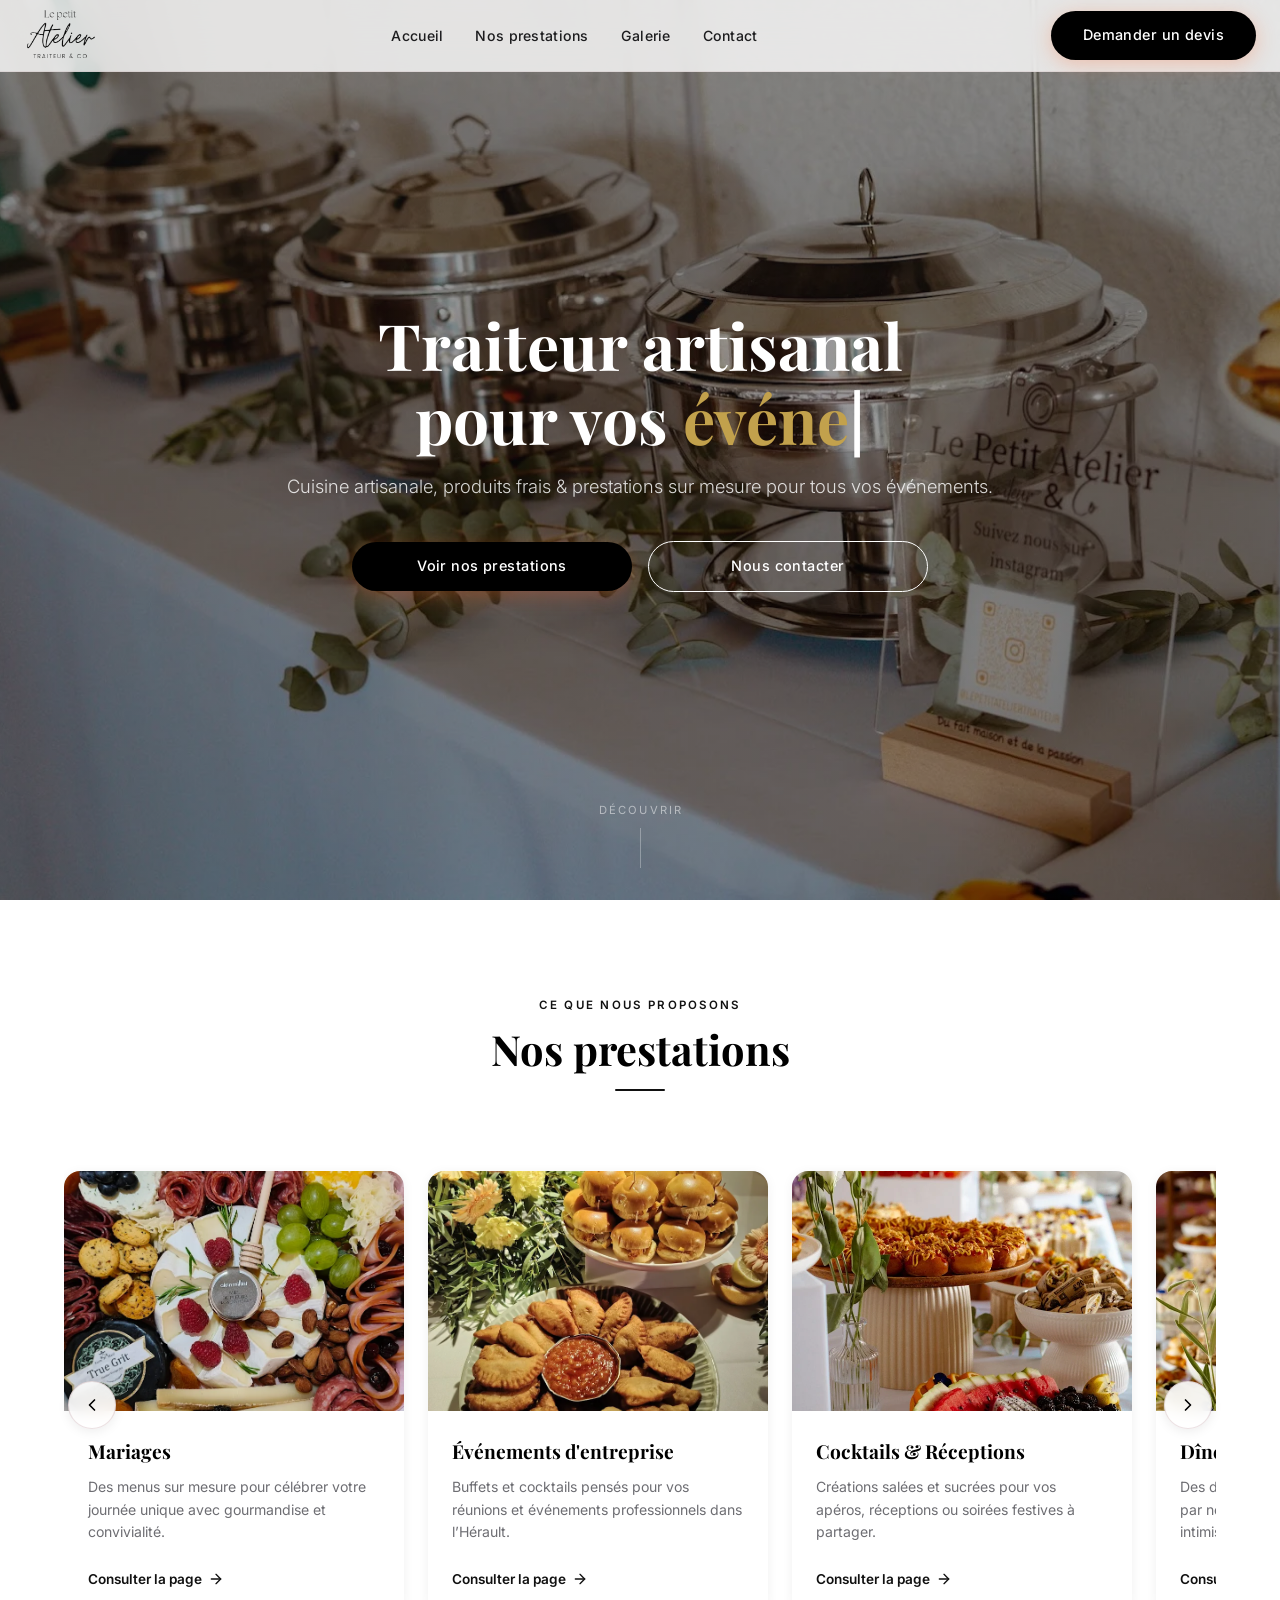
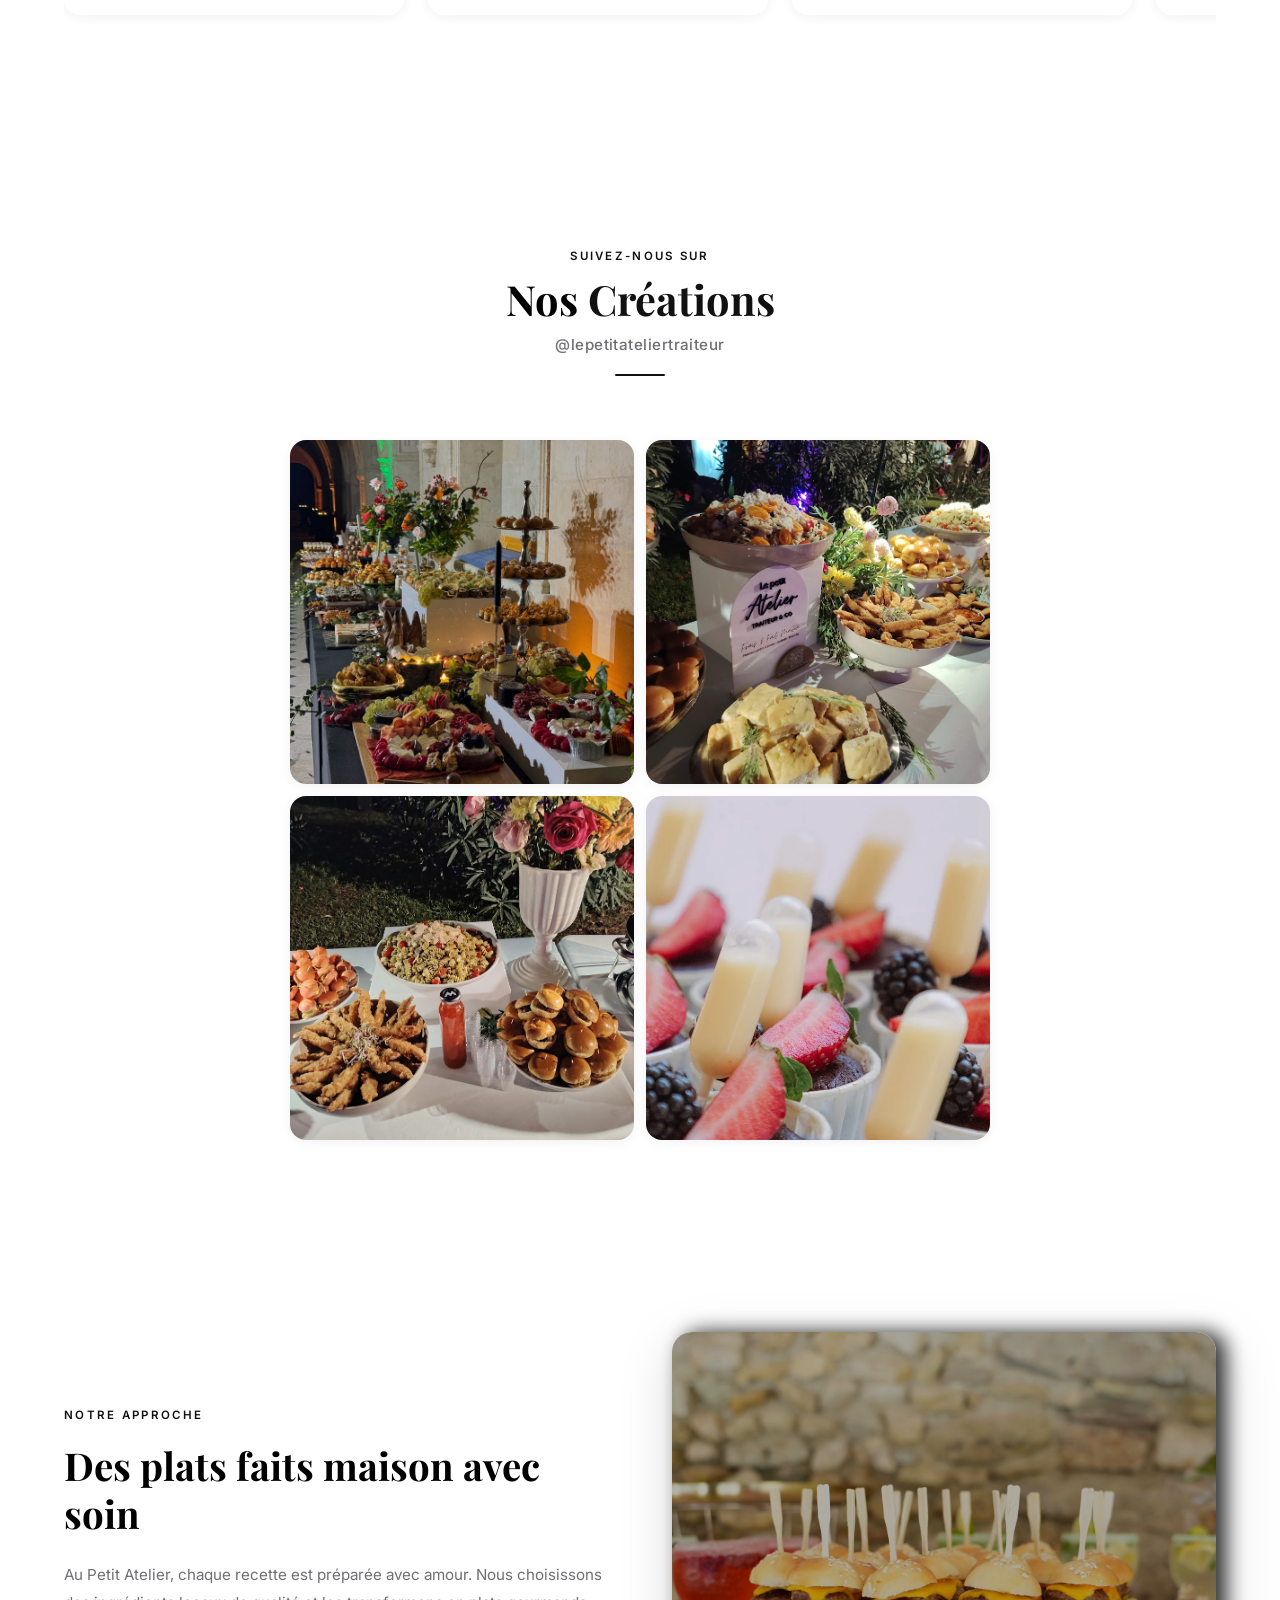
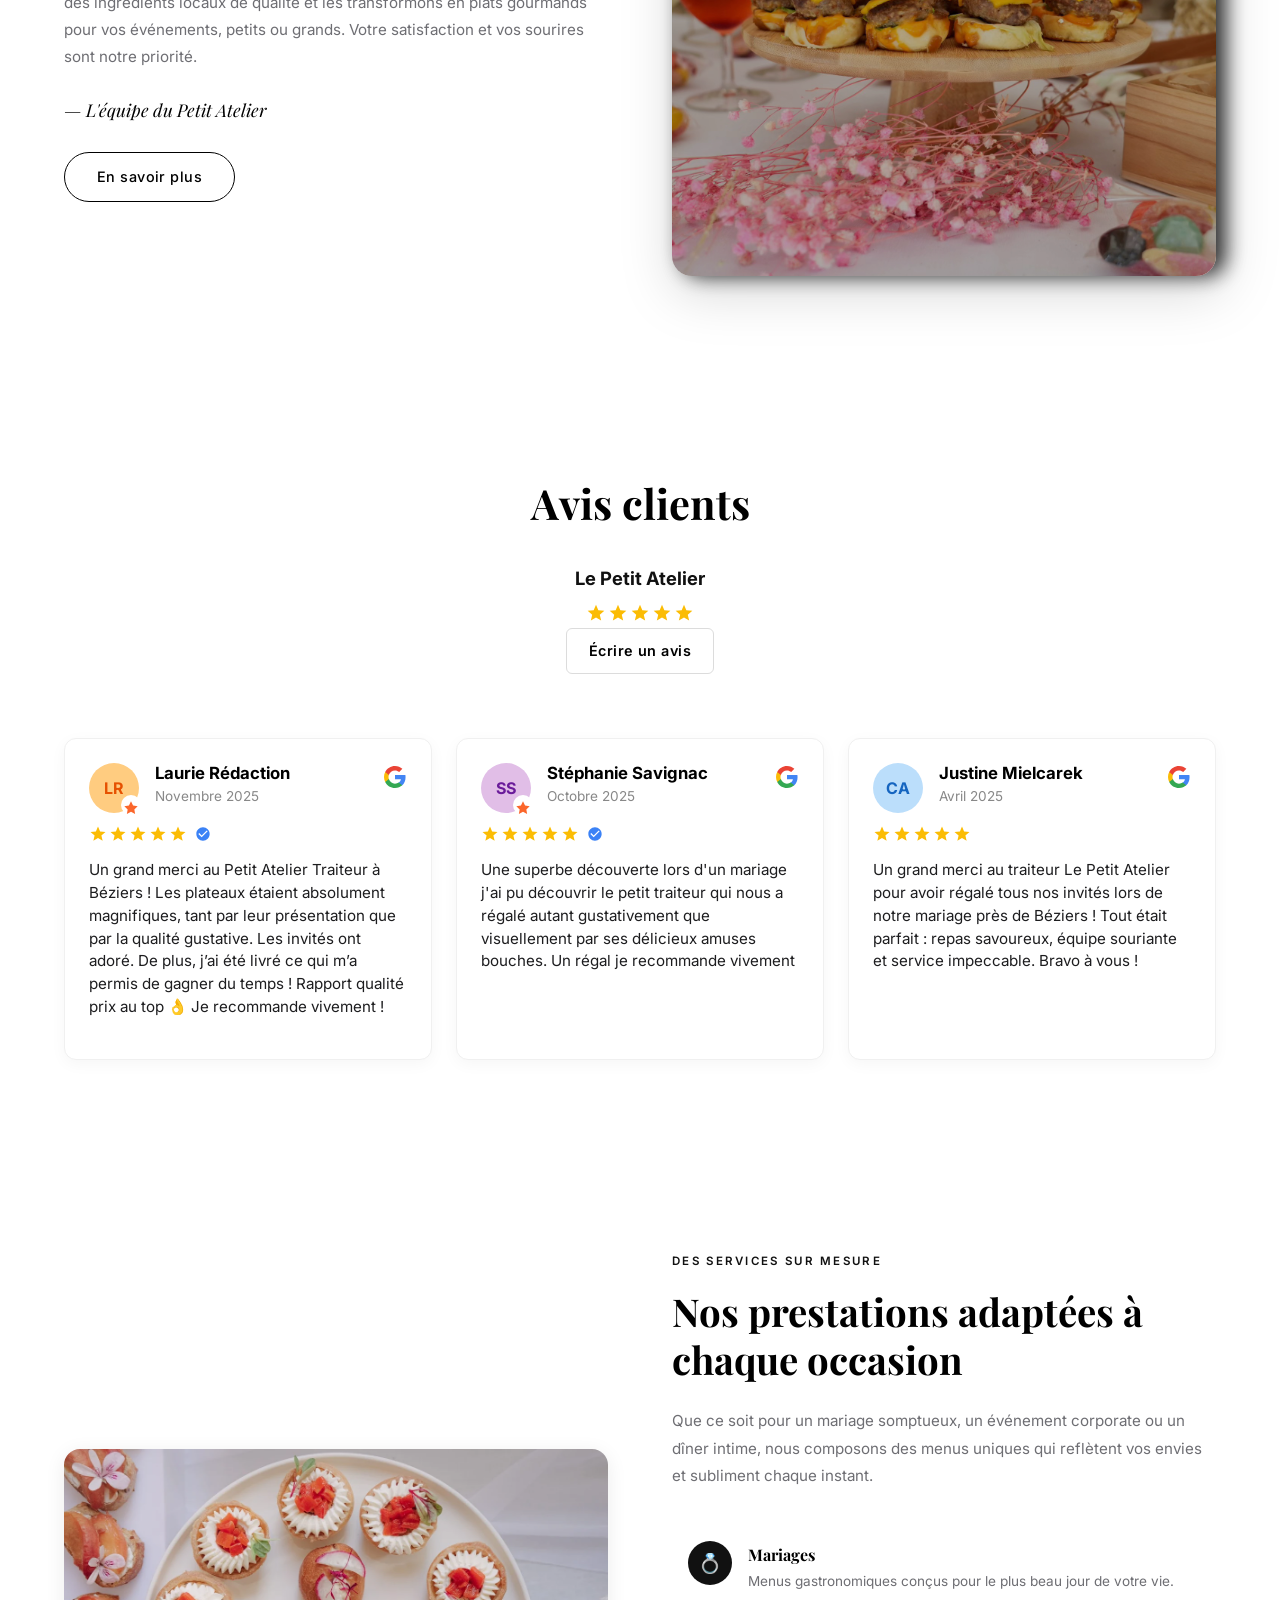
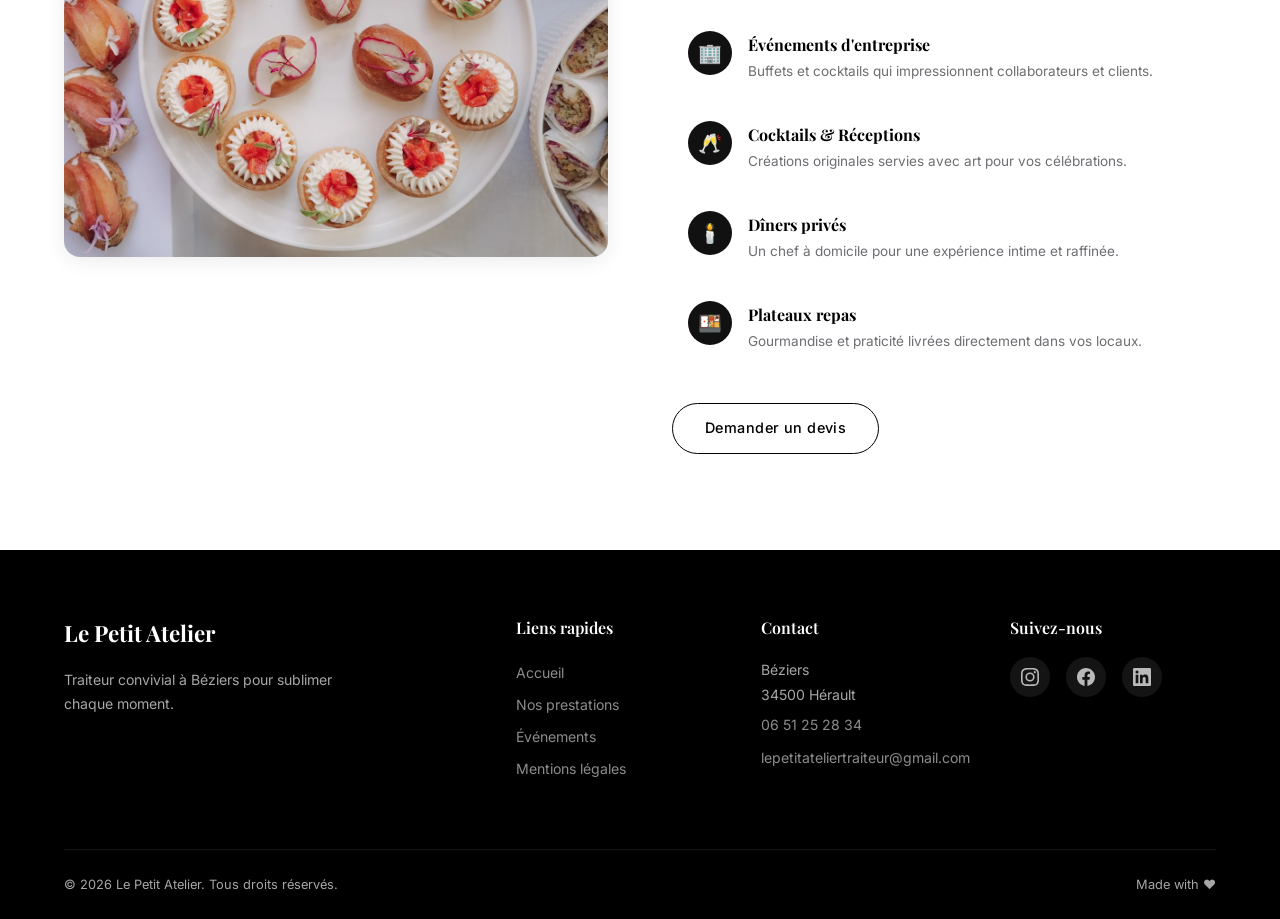
<file: index.html>
<!DOCTYPE html>
<html lang="fr">

<head>
  <meta charset="UTF-8">
  <meta name="viewport" content="width=device-width, initial-scale=1.0">

  <!-- SEO -->
  <title>Le Petit Atelier — Traiteur à Béziers</title>
<meta name="description"
  content="Le Petit Atelier, traiteur à Béziers. Événements, plateaux repas, buffets et créations artisanales pour particuliers et professionnels.">
  <meta name="theme-color" content="#600e1a">

  <!-- Google Fonts -->
  <link rel="preconnect" href="https://fonts.googleapis.com">
  <link rel="preconnect" href="https://fonts.gstatic.com" crossorigin>
  <link
    href="https://fonts.googleapis.com/css2?family=Inter:wght@300;400;500;600;700&family=Playfair+Display:ital,wght@0,400;0,600;0,700;1,400&display=swap"
    rel="stylesheet">

  <!-- Stylesheet -->
  <link rel="stylesheet" href="styles.css">
</head>

<body data-page="index">

  <!-- ═══════════════════════════════════════════════════════
       NAVBAR
       ═══════════════════════════════════════════════════════ -->
  <nav class="navbar" id="navbar">
    <div class="navbar__inner">

      <!-- Logo -->
       <a href="index.html" class="navbar__logo">
        <img src="assets/images/logo.png" alt="Le petit atelier" class="logo">        
       </a>
        

      <!-- Desktop Links -->
      <ul class="navbar__links">
        <li><a href="index.html" data-i18n="nav_accueil">Accueil</a></li>
        <li><a href="#prestations" data-i18n="nav_prestations">Nos prestations</a></li>
        <li><a href="galerie.html" data-i18n="nav_evenements">Galerie</a></li>
        <li><a href="contact.html" data-i18n="nav_contact">Contact</a></li>
      </ul>

      <!-- Right side: lang toggle + CTA -->
      <div class="navbar__right">

        <!-- CTA (desktop only) -->
        <a href="devis.html" class="btn btn--primary navbar__cta" data-i18n="nav_cta">Demander un devis</a>

        <!-- Hamburger (mobile) -->
        <button class="hamburger" id="hamburger" aria-label="Menu">
          <span></span>
          <span></span>
          <span></span>
        </button>
      </div>
    </div>
  </nav>

  <!-- Mobile menu overlay -->
  <div class="mobile-menu" id="mobileMenu">
    <a href="index.html" data-i18n="nav_accueil">Accueil</a>
    <a href="#prestations" data-i18n="nav_prestations">Nos prestations</a>
    <a href="galerie.html" data-i18n="nav_evenements">Galerie</a>
    <a href="contact.html" data-i18n="nav_contact">Contact</a>
    <a href="devis.html" class="btn btn--primary" data-i18n="nav_cta">Demander un devis</a>
  </div>


  <!-- ═══════════════════════════════════════════════════════
       HERO SECTION
       ═══════════════════════════════════════════════════════ -->
  <section class="hero" id="hero">
    <!-- Background image -->
    <div class="hero__bg">
      <img src="assets/images/hero.png" alt="Gastronomie haut de gamme" loading="eager">
    </div>

    <!-- Overlay -->
    <div class="hero__overlay"></div>

    <!-- Content -->
    <div class="hero__content">
      <h1 class="hero__title">
        <span data-i18n="hero_title_prefix">Traiteur artisanal<br>pour vos</span>
        <span class="typewriter"></span>
      </h1>

      <p class="hero__subtitle" data-i18n="hero_subtitle">
        Cuisine artisanale, produits frais & prestations sur mesure pour tous vos événements.
      </p>

      <div class="hero__buttons">
        <a href="#prestations" class="btn btn--primary" data-i18n="hero_btn1">Voir nos prestations</a>
        <a href="#" class="btn btn--outline" data-i18n="hero_btn2">Nous contacter</a>
      </div>
    </div>

    <!-- Scroll indicator -->
    <div class="hero__scroll">
      <span data-i18n="hero_scroll">Découvrir</span>
      <div class="hero__scroll-line"></div>
    </div>
  </section>


  <!-- ═══════════════════════════════════════════════════════
       PRESTATIONS — CARROUSEL
       ═══════════════════════════════════════════════════════ -->
  <section class="prestations" id="prestations">
    <div class="container">

      <div class="section-header reveal">
        <span class="section-header__label" data-i18n="prest_label">Ce que nous proposons</span>
        <h2 class="section-header__title" data-i18n="prest_title">Nos prestations</h2>
        <div class="section-header__line"></div>
      </div>

      <div class="carousel reveal">

        <!-- Navigation arrows (desktop) -->
        <button class="carousel__arrow carousel__arrow--left" id="carouselPrev" aria-label="Précédent">
          <svg viewBox="0 0 24 24" fill="none" stroke="currentColor" stroke-width="2" stroke-linecap="round"
            stroke-linejoin="round">
            <path d="m15 18-6-6 6-6" />
          </svg>
        </button>
        <button class="carousel__arrow carousel__arrow--right" id="carouselNext" aria-label="Suivant">
          <svg viewBox="0 0 24 24" fill="none" stroke="currentColor" stroke-width="2" stroke-linecap="round"
            stroke-linejoin="round">
            <path d="m9 18 6-6-6-6" />
          </svg>
        </button>

        <div class="carousel__track">

<!-- Card 1: Mariages -->
<article class="card">
  <div class="card__image">
    <img src="assets/images/card-mariages.png" alt="Traiteur mariage à Béziers" loading="lazy">
  </div>
  <div class="card__body">
    <h3 class="card__title" data-i18n="card1_title">Mariages</h3>
    <p class="card__text" data-i18n="card1_text">
      Des menus sur mesure pour célébrer votre journée unique avec gourmandise et convivialité.
    </p>
    <a href="#" class="card__link" data-i18n="card_btn">
      Consulter la page
      <svg viewBox="0 0 24 24" fill="none" stroke="currentColor" stroke-width="2" stroke-linecap="round"
        stroke-linejoin="round">
        <path d="M5 12h14" />
        <path d="m12 5 7 7-7 7" />
      </svg>
    </a>
  </div>
</article>

<!-- Card 2: Événements d'entreprise -->
<article class="card">
  <div class="card__image">
    <img src="assets/images/card-entreprise.png" alt="Événements pro à Béziers" loading="lazy">
  </div>
  <div class="card__body">
    <h3 class="card__title" data-i18n="card2_title">Événements d'entreprise</h3>
    <p class="card__text" data-i18n="card2_text">
      Buffets et cocktails pensés pour vos réunions et événements professionnels dans l’Hérault.
    </p>
    <a href="#" class="card__link" data-i18n="card_btn">
      Consulter la page
      <svg viewBox="0 0 24 24" fill="none" stroke="currentColor" stroke-width="2" stroke-linecap="round"
        stroke-linejoin="round">
        <path d="M5 12h14" />
        <path d="m12 5 7 7-7 7" />
      </svg>
    </a>
  </div>
</article>

<!-- Card 3: Cocktails & Réceptions -->
<article class="card">
  <div class="card__image">
    <img src="assets/images/card-cocktails.png" alt="Cocktails et réceptions Béziers" loading="lazy">
  </div>
  <div class="card__body">
    <h3 class="card__title" data-i18n="card3_title">Cocktails & Réceptions</h3>
    <p class="card__text" data-i18n="card3_text">
      Créations salées et sucrées pour vos apéros, réceptions ou soirées festives à partager.
    </p>
    <a href="#" class="card__link" data-i18n="card_btn">
      Consulter la page
      <svg viewBox="0 0 24 24" fill="none" stroke="currentColor" stroke-width="2" stroke-linecap="round"
        stroke-linejoin="round">
        <path d="M5 12h14" />
        <path d="m12 5 7 7-7 7" />
      </svg>
    </a>
  </div>
</article>

<!-- Card 4: Dîners privés -->
<article class="card">
  <div class="card__image">
    <img src="assets/images/card-diners.png" alt="Dîners privés Béziers" loading="lazy">
  </div>
  <div class="card__body">
    <h3 class="card__title" data-i18n="card4_title">Dîners privés</h3>
    <p class="card__text" data-i18n="card4_text">
      Des dîners sur mesure chez vous, préparés par nos chefs pour un moment gourmand et intimiste.
    </p>
    <a href="#" class="card__link" data-i18n="card_btn">
      Consulter la page
      <svg viewBox="0 0 24 24" fill="none" stroke="currentColor" stroke-width="2" stroke-linecap="round"
        stroke-linejoin="round">
        <path d="M5 12h14" />
        <path d="m12 5 7 7-7 7" />
      </svg>
    </a>
  </div>
</article>

<!-- Card 5: Plateaux repas -->
<article class="card">
  <div class="card__image">
    <img src="assets/images/card-plateaux.png" alt="Plateaux repas Béziers" loading="lazy">
  </div>
  <div class="card__body">
    <h3 class="card__title" data-i18n="card5_title">Plateaux repas</h3>
    <p class="card__text" data-i18n="card5_text">
      Plateaux gourmands livrés directement dans vos locaux, pratiques et savoureux pour tous vos repas.
    </p>
    <a href="#" class="card__link" data-i18n="card_btn">
      Consulter la page
      <svg viewBox="0 0 24 24" fill="none" stroke="currentColor" stroke-width="2" stroke-linecap="round"
        stroke-linejoin="round">
        <path d="M5 12h14" />
        <path d="m12 5 7 7-7 7" />
      </svg>
    </a>
  </div>
</article>

        </div><!-- /.carousel__track -->
      </div><!-- /.carousel -->

    </div>
  </section>


  <!-- ═══════════════════════════════════════════════════════
       GALERIE PRODUITS — Style Instagram
       ═══════════════════════════════════════════════════════ -->
  <section class="gallery" id="gallery">
    <div class="container">

      <div class="section-header reveal">
        <span class="section-header__label" data-i18n="gallery_label">Suivez-nous sur</span>
        <h2 class="section-header__title" data-i18n="gallery_title">Nos <span class="highlight">Créations</span></h2>
        <p class="gallery__handle" data-i18n="gallery_handle">@lepetitateliertraiteur</p>
        <div class="section-header__line"></div>
      </div>

      <div class="gallery__grid reveal">

        <div class="gallery__item">
          <img src="assets/images/gallery-1.png" alt="Création gastronomique — entrée raffinée" loading="lazy">
          <div class="gallery__overlay">
            <svg class="gallery__icon" viewBox="0 0 24 24" fill="none" stroke="currentColor" stroke-width="2"
              stroke-linecap="round" stroke-linejoin="round">
              <path d="M21 15v4a2 2 0 0 1-2 2H5a2 2 0 0 1-2-2v-4" />
              <polyline points="17 8 12 3 7 8" />
              <line x1="12" y1="3" x2="12" y2="15" />
            </svg>
          </div>
        </div>

        <div class="gallery__item">
          <img src="assets/images/gallery-2.png" alt="Buffet traiteur haut de gamme" loading="lazy">
          <div class="gallery__overlay">
            <svg class="gallery__icon" viewBox="0 0 24 24" fill="none" stroke="currentColor" stroke-width="2"
              stroke-linecap="round" stroke-linejoin="round">
              <path d="M21 15v4a2 2 0 0 1-2 2H5a2 2 0 0 1-2-2v-4" />
              <polyline points="17 8 12 3 7 8" />
              <line x1="12" y1="3" x2="12" y2="15" />
            </svg>
          </div>
        </div>

        <div class="gallery__item">
          <img src="assets/images/gallery-3.png" alt="Pâtisserie artisanale d'exception" loading="lazy">
          <div class="gallery__overlay">
            <svg class="gallery__icon" viewBox="0 0 24 24" fill="none" stroke="currentColor" stroke-width="2"
              stroke-linecap="round" stroke-linejoin="round">
              <path d="M21 15v4a2 2 0 0 1-2 2H5a2 2 0 0 1-2-2v-4" />
              <polyline points="17 8 12 3 7 8" />
              <line x1="12" y1="3" x2="12" y2="15" />
            </svg>
          </div>
        </div>

        <div class="gallery__item">
          <img src="assets/images/gallery-4.png" alt="Réception cocktail prestige" loading="lazy">
          <div class="gallery__overlay">
            <svg class="gallery__icon" viewBox="0 0 24 24" fill="none" stroke="currentColor" stroke-width="2"
              stroke-linecap="round" stroke-linejoin="round">
              <path d="M21 15v4a2 2 0 0 1-2 2H5a2 2 0 0 1-2-2v-4" />
              <polyline points="17 8 12 3 7 8" />
              <line x1="12" y1="3" x2="12" y2="15" />
            </svg>
          </div>
        </div>

      </div><!-- /.gallery__grid -->

    </div>
  </section>


  <!-- ═══════════════════════════════════════════════════════
       SAVOIR-FAIRE
       ═══════════════════════════════════════════════════════ -->
  <section class="savoir-faire" id="savoir-faire">
    <div class="container">
      <div class="savoir-faire__grid">

        <!-- Text column -->
        <div class="savoir-faire__text reveal">
          <span class="savoir-faire__label" data-i18n="sf_label">Notre approche</span>
          <h2 class="savoir-faire__title" data-i18n="sf_title">Des plats faits maison avec soin</h2>
          <p class="savoir-faire__desc" data-i18n="sf_desc">
                Au Petit Atelier, chaque recette est préparée avec amour. Nous choisissons des ingrédients locaux
                de qualité et les transformons en plats gourmands pour vos événements, petits ou grands. Votre satisfaction et vos
                sourires sont notre priorité.
          </p>
          <p class="savoir-faire__signature" data-i18n="sf_signature">— L'équipe du Petit Atelier</p>
          <br>
          <a href="#" class="btn btn--outline-dark" data-i18n="sf_btn">En savoir plus</a>
        </div>

        <!-- Image column -->
        <div class="savoir-faire__image reveal">
          <img src="assets/images/savoir-faire.png" alt="Chef en action" loading="lazy">
        </div>

      </div>
    </div>
  </section>


  <!-- ═══════════════════════════════════════════════════════
       AVIS CLIENTS — Trustindex Style
       ═══════════════════════════════════════════════════════ -->
  <section class="reviews" id="reviews">
    <div class="container">

      <div class="reviews__header reveal">
        <h2 class="reviews__title" data-i18n="reviews_title">Avis clients</h2>
        <div class="reviews__summary">
          <div class="reviews__brand" data-i18n="reviews_brand">Le Petit Atelier</div>
          <div class="reviews__stars">
            <svg viewBox="0 0 24 24" class="star">
              <path d="M12 17.27L18.18 21l-1.64-7.03L22 9.24l-7.19-.61L12 2 9.19 8.63 2 9.24l5.46 4.73L5.82 21z" />
            </svg>
            <svg viewBox="0 0 24 24" class="star">
              <path d="M12 17.27L18.18 21l-1.64-7.03L22 9.24l-7.19-.61L12 2 9.19 8.63 2 9.24l5.46 4.73L5.82 21z" />
            </svg>
            <svg viewBox="0 0 24 24" class="star">
              <path d="M12 17.27L18.18 21l-1.64-7.03L22 9.24l-7.19-.61L12 2 9.19 8.63 2 9.24l5.46 4.73L5.82 21z" />
            </svg>
            <svg viewBox="0 0 24 24" class="star">
              <path d="M12 17.27L18.18 21l-1.64-7.03L22 9.24l-7.19-.61L12 2 9.19 8.63 2 9.24l5.46 4.73L5.82 21z" />
            </svg>
            <svg viewBox="0 0 24 24" class="star">
              <path d="M12 17.27L18.18 21l-1.64-7.03L22 9.24l-7.19-.61L12 2 9.19 8.63 2 9.24l5.46 4.73L5.82 21z" />
            </svg>
          </div>
          <a href="https://search.google.com/local/writereview?placeid=ChIJ4euG1miDj24RF4-Cpw-s_hk" target="_blank"
            rel="noopener noreferrer" class="btn btn--outline-dark reviews__btn" data-i18n="reviews_write">Écrire un
            avis</a>
        </div>
      </div>

      <div class="reviews__grid">
        <!-- Card 1 -->
        <div class="reviews__card reveal">
          <div class="reviews__card-top">
            <div class="reviews__avatar-wrap">
              <div class="reviews__avatar"
                style="background:#ffcc80;display:flex;align-items:center;justify-content:center;font-weight:bold;color:#e65100;">
                LR</div>
              <div class="reviews__avatar-badge">
                <svg viewBox="0 0 24 24" fill="#fb662b">
                  <path
                    d="M12 2l3.09 6.26L22 9.27l-5 4.87 1.18 6.88L12 17.77l-6.18 3.25L7 14.14 2 9.27l6.91-1.01L12 2z" />
                </svg>
              </div>
            </div>
            <div class="reviews__meta">
              <h3 class="reviews__name">Laurie Rédaction</h3>
              <span class="reviews__date" data-i18n="reviews_date">Novembre 2025</span>
            </div>
            <div class="reviews__google-icon">
              <svg viewBox="0 0 24 24" width="24" height="24" xmlns="http://www.w3.org/2000/svg">
                <path
                  d="M22.56 12.25c0-.78-.07-1.53-.2-2.25H12v4.26h5.92c-.26 1.37-1.04 2.53-2.21 3.31v2.77h3.57c2.08-1.92 3.28-4.74 3.28-8.09z"
                  fill="#4285F4" />
                <path
                  d="M12 23c2.97 0 5.46-.98 7.28-2.66l-3.57-2.77c-.98.66-2.23 1.06-3.71 1.06-2.86 0-5.29-1.93-6.16-4.53H2.18v2.84C3.99 20.53 7.7 23 12 23z"
                  fill="#34A853" />
                <path
                  d="M5.84 14.09c-.22-.66-.35-1.36-.35-2.09s.13-1.43.35-2.09V7.07H2.18C1.43 8.55 1 10.22 1 12s.43 3.45 1.18 4.93l2.85-2.22.81-.62z"
                  fill="#FBBC05" />
                <path
                  d="M12 5.38c1.62 0 3.06.56 4.21 1.64l3.15-3.15C17.45 2.09 14.97 1 12 1 7.7 1 3.99 3.47 2.18 7.07l3.66 2.84c.87-2.6 3.3-4.53 6.16-4.53z"
                  fill="#EA4335" />
              </svg>
            </div>
          </div>

          <div class="reviews__rating">
            <div class="reviews__stars">
              <svg viewBox="0 0 24 24" class="star">
                <path d="M12 17.27L18.18 21l-1.64-7.03L22 9.24l-7.19-.61L12 2 9.19 8.63 2 9.24l5.46 4.73L5.82 21z" />
              </svg>
              <svg viewBox="0 0 24 24" class="star">
                <path d="M12 17.27L18.18 21l-1.64-7.03L22 9.24l-7.19-.61L12 2 9.19 8.63 2 9.24l5.46 4.73L5.82 21z" />
              </svg>
              <svg viewBox="0 0 24 24" class="star">
                <path d="M12 17.27L18.18 21l-1.64-7.03L22 9.24l-7.19-.61L12 2 9.19 8.63 2 9.24l5.46 4.73L5.82 21z" />
              </svg>
              <svg viewBox="0 0 24 24" class="star">
                <path d="M12 17.27L18.18 21l-1.64-7.03L22 9.24l-7.19-.61L12 2 9.19 8.63 2 9.24l5.46 4.73L5.82 21z" />
              </svg>
              <svg viewBox="0 0 24 24" class="star">
                <path d="M12 17.27L18.18 21l-1.64-7.03L22 9.24l-7.19-.61L12 2 9.19 8.63 2 9.24l5.46 4.73L5.82 21z" />
              </svg>
            </div>
            <div class="reviews__verified">
              <svg viewBox="0 0 24 24" fill="#3b82f6" width="16" height="16">
                <path
                  d="M12 2C6.48 2 2 6.48 2 12s4.48 10 10 10 10-4.48 10-10S17.52 2 12 2zm-2 15l-5-5 1.41-1.41L10 14.17l7.59-7.59L19 8l-9 9z" />
              </svg>
            </div>
          </div>

          <p class="reviews__text" data-i18n="reviews_text">
Un grand merci au Petit Atelier Traiteur à Béziers ! Les plateaux étaient absolument magnifiques, tant par leur présentation que par la qualité gustative. Les invités ont adoré. De plus, j’ai été livré ce qui m’a permis de gagner du temps ! Rapport qualité prix au top 👌 Je recommande vivement !
          </p>
        </div>

        <!-- Card 2 -->
        <div class="reviews__card reveal" style="transition-delay: 0.1s;">
          <div class="reviews__card-top">
            <div class="reviews__avatar-wrap">
              <div class="reviews__avatar"
                style="background:#e1bee7;display:flex;align-items:center;justify-content:center;font-weight:bold;color:#6a1b9a;">
                SS</div>
              <div class="reviews__avatar-badge">
                <svg viewBox="0 0 24 24" fill="#fb662b">
                  <path
                    d="M12 2l3.09 6.26L22 9.27l-5 4.87 1.18 6.88L12 17.77l-6.18 3.25L7 14.14 2 9.27l6.91-1.01L12 2z" />
                </svg>
              </div>
            </div>
            <div class="reviews__meta">
              <h3 class="reviews__name">Stéphanie Savignac</h3>
              <span class="reviews__date" data-i18n="reviews_date2">Octobre 2025</span>
            </div>
            <div class="reviews__google-icon">
              <svg viewBox="0 0 24 24" width="24" height="24" xmlns="http://www.w3.org/2000/svg">
                <path
                  d="M22.56 12.25c0-.78-.07-1.53-.2-2.25H12v4.26h5.92c-.26 1.37-1.04 2.53-2.21 3.31v2.77h3.57c2.08-1.92 3.28-4.74 3.28-8.09z"
                  fill="#4285F4" />
                <path
                  d="M12 23c2.97 0 5.46-.98 7.28-2.66l-3.57-2.77c-.98.66-2.23 1.06-3.71 1.06-2.86 0-5.29-1.93-6.16-4.53H2.18v2.84C3.99 20.53 7.7 23 12 23z"
                  fill="#34A853" />
                <path
                  d="M5.84 14.09c-.22-.66-.35-1.36-.35-2.09s.13-1.43.35-2.09V7.07H2.18C1.43 8.55 1 10.22 1 12s.43 3.45 1.18 4.93l2.85-2.22.81-.62z"
                  fill="#FBBC05" />
                <path
                  d="M12 5.38c1.62 0 3.06.56 4.21 1.64l3.15-3.15C17.45 2.09 14.97 1 12 1 7.7 1 3.99 3.47 2.18 7.07l3.66 2.84c.87-2.6 3.3-4.53 6.16-4.53z"
                  fill="#EA4335" />
              </svg>
            </div>
          </div>

          <div class="reviews__rating">
            <div class="reviews__stars">
              <svg viewBox="0 0 24 24" class="star">
                <path d="M12 17.27L18.18 21l-1.64-7.03L22 9.24l-7.19-.61L12 2 9.19 8.63 2 9.24l5.46 4.73L5.82 21z" />
              </svg>
              <svg viewBox="0 0 24 24" class="star">
                <path d="M12 17.27L18.18 21l-1.64-7.03L22 9.24l-7.19-.61L12 2 9.19 8.63 2 9.24l5.46 4.73L5.82 21z" />
              </svg>
              <svg viewBox="0 0 24 24" class="star">
                <path d="M12 17.27L18.18 21l-1.64-7.03L22 9.24l-7.19-.61L12 2 9.19 8.63 2 9.24l5.46 4.73L5.82 21z" />
              </svg>
              <svg viewBox="0 0 24 24" class="star">
                <path d="M12 17.27L18.18 21l-1.64-7.03L22 9.24l-7.19-.61L12 2 9.19 8.63 2 9.24l5.46 4.73L5.82 21z" />
              </svg>
              <svg viewBox="0 0 24 24" class="star">
                <path d="M12 17.27L18.18 21l-1.64-7.03L22 9.24l-7.19-.61L12 2 9.19 8.63 2 9.24l5.46 4.73L5.82 21z" />
              </svg>
            </div>
            <div class="reviews__verified">
              <svg viewBox="0 0 24 24" fill="#3b82f6" width="16" height="16">
                <path
                  d="M12 2C6.48 2 2 6.48 2 12s4.48 10 10 10 10-4.48 10-10S17.52 2 12 2zm-2 15l-5-5 1.41-1.41L10 14.17l7.59-7.59L19 8l-9 9z" />
              </svg>
            </div>
          </div>

          <p class="reviews__text" data-i18n="reviews_text2">
Une superbe découverte lors d'un mariage j'ai pu découvrir le petit traiteur qui nous a régalé autant gustativement que visuellement par ses délicieux amuses bouches. Un régal je recommande vivement
          </p>
        </div>

        <!-- Card 3 -->
        <div class="reviews__card reveal" style="transition-delay: 0.2s;">
          <div class="reviews__card-top">
            <div class="reviews__avatar-wrap">
              <div class="reviews__avatar"
                style="background:#bbdefb;display:flex;align-items:center;justify-content:center;font-weight:bold;color:#1565c0;">
                CA</div>
            </div>
            <div class="reviews__meta">
              <h3 class="reviews__name">Justine Mielcarek</h3>
              <span class="reviews__date" data-i18n="reviews_date3">Avril 2025</span>
            </div>
            <div class="reviews__google-icon">
              <svg viewBox="0 0 24 24" width="24" height="24" xmlns="http://www.w3.org/2000/svg">
                <path
                  d="M22.56 12.25c0-.78-.07-1.53-.2-2.25H12v4.26h5.92c-.26 1.37-1.04 2.53-2.21 3.31v2.77h3.57c2.08-1.92 3.28-4.74 3.28-8.09z"
                  fill="#4285F4" />
                <path
                  d="M12 23c2.97 0 5.46-.98 7.28-2.66l-3.57-2.77c-.98.66-2.23 1.06-3.71 1.06-2.86 0-5.29-1.93-6.16-4.53H2.18v2.84C3.99 20.53 7.7 23 12 23z"
                  fill="#34A853" />
                <path
                  d="M5.84 14.09c-.22-.66-.35-1.36-.35-2.09s.13-1.43.35-2.09V7.07H2.18C1.43 8.55 1 10.22 1 12s.43 3.45 1.18 4.93l2.85-2.22.81-.62z"
                  fill="#FBBC05" />
                <path
                  d="M12 5.38c1.62 0 3.06.56 4.21 1.64l3.15-3.15C17.45 2.09 14.97 1 12 1 7.7 1 3.99 3.47 2.18 7.07l3.66 2.84c.87-2.6 3.3-4.53 6.16-4.53z"
                  fill="#EA4335" />
              </svg>
            </div>
          </div>

          <div class="reviews__rating">
            <div class="reviews__stars">
              <svg viewBox="0 0 24 24" class="star">
                <path d="M12 17.27L18.18 21l-1.64-7.03L22 9.24l-7.19-.61L12 2 9.19 8.63 2 9.24l5.46 4.73L5.82 21z" />
              </svg>
              <svg viewBox="0 0 24 24" class="star">
                <path d="M12 17.27L18.18 21l-1.64-7.03L22 9.24l-7.19-.61L12 2 9.19 8.63 2 9.24l5.46 4.73L5.82 21z" />
              </svg>
              <svg viewBox="0 0 24 24" class="star">
                <path d="M12 17.27L18.18 21l-1.64-7.03L22 9.24l-7.19-.61L12 2 9.19 8.63 2 9.24l5.46 4.73L5.82 21z" />
              </svg>
              <svg viewBox="0 0 24 24" class="star">
                <path d="M12 17.27L18.18 21l-1.64-7.03L22 9.24l-7.19-.61L12 2 9.19 8.63 2 9.24l5.46 4.73L5.82 21z" />
              </svg>
              <svg viewBox="0 0 24 24" class="star">
                <path d="M12 17.27L18.18 21l-1.64-7.03L22 9.24l-7.19-.61L12 2 9.19 8.63 2 9.24l5.46 4.73L5.82 21z" />
              </svg>
            </div>
          </div>

          <p class="reviews__text" data-i18n="reviews_text3">
            Un grand merci au traiteur Le Petit Atelier pour avoir régalé tous nos invités lors de notre mariage près de Béziers !
Tout était parfait : repas savoureux, équipe souriante et service impeccable. Bravo à vous !
          </p>
        </div>
      </div>

    </div>

    </div>
  </section>


  <!-- ═══════════════════════════════════════════════════════
       NOS PRESTATIONS — Section détaillée
       ═══════════════════════════════════════════════════════ -->
  <section class="prestations-detail" id="prestations-detail">
    <div class="container">
      <div class="prestations-detail__grid">

        <!-- Image column (left on desktop) -->
        <div class="prestations-detail__image reveal">
          <img src="assets/images/prestations-overview.png" alt="Vue d'ensemble de nos prestations traiteur"
            loading="lazy">
        </div>

        <!-- Text column (right on desktop) -->
        <div class="prestations-detail__text reveal">
          <span class="prestations-detail__label" data-i18n="pd_label">Des services sur mesure</span>
          <h2 class="prestations-detail__title" data-i18n="pd_title">Nos prestations adaptées à chaque occasion</h2>
          <p class="prestations-detail__desc" data-i18n="pd_desc">
            Que ce soit pour un mariage somptueux, un événement corporate ou un dîner intime, nous composons des menus
            uniques qui reflètent vos envies et subliment chaque instant.
          </p>

          <ul class="prestations-detail__list">
            <li class="prestations-detail__item">
              <span class="prestations-detail__icon">💍</span>
              <div>
                <strong data-i18n="pd_item1_title">Mariages</strong>
                <p data-i18n="pd_item1_text">Menus gastronomiques conçus pour le plus beau jour de votre vie.</p>
              </div>
            </li>
            <li class="prestations-detail__item">
              <span class="prestations-detail__icon">🏢</span>
              <div>
                <strong data-i18n="pd_item2_title">Événements d'entreprise</strong>
                <p data-i18n="pd_item2_text">Buffets et cocktails qui impressionnent collaborateurs et clients.</p>
              </div>
            </li>
            <li class="prestations-detail__item">
              <span class="prestations-detail__icon">🥂</span>
              <div>
                <strong data-i18n="pd_item3_title">Cocktails & Réceptions</strong>
                <p data-i18n="pd_item3_text">Créations originales servies avec art pour vos célébrations.</p>
              </div>
            </li>
            <li class="prestations-detail__item">
              <span class="prestations-detail__icon">🕯️</span>
              <div>
                <strong data-i18n="pd_item4_title">Dîners privés</strong>
                <p data-i18n="pd_item4_text">Un chef à domicile pour une expérience intime et raffinée.</p>
              </div>
            </li>
            <li class="prestations-detail__item">
              <span class="prestations-detail__icon">🍱</span>
              <div>
                <strong data-i18n="pd_item5_title">Plateaux repas</strong>
                <p data-i18n="pd_item5_text">Gourmandise et praticité livrées directement dans vos locaux.</p>
              </div>
            </li>
          </ul>

          <a href="#" class="btn btn--outline-dark" data-i18n="pd_btn">Demander un devis</a>
        </div>

      </div>
    </div>
  </section>


  <!-- ═══════════════════════════════════════════════════════
       FOOTER
       ═══════════════════════════════════════════════════════ -->
  <footer class="footer">
    <div class="container">

      <div class="footer__grid">

        <!-- Brand -->
        <div class="footer__brand">
          <div class="footer__logo">Le Petit Atelier</div>
          <p data-i18n="footer_desc">Traiteur convivial à Béziers pour sublimer chaque moment.</p>
        </div>

        <!-- Links -->
        <div class="footer__col">
          <h4 data-i18n="footer_h_links">Liens rapides</h4>
          <a href="#" data-i18n="footer_link1">Accueil</a>
          <a href="#" data-i18n="footer_link2">Nos prestations</a>
          <a href="#" data-i18n="footer_link3">Événements</a>
          <a href="#" data-i18n="footer_link4">Mentions légales</a>
        </div>

        <!-- Contact -->
        <div class="footer__col">
          <h4 data-i18n="footer_h_contact">Contact</h4>
          <p data-i18n="footer_addr">Béziers<br>34500 Hérault</p>
          <p><a href="tel:+33651252834" data-i18n="footer_phone">06 51 25 28 34</a></p>
          <p><a href="mailto:lepetitateliertraiteur@gmail.com" data-i18n="footer_email">lepetitateliertraiteur@gmail.com</a></p>
        </div>

        <!-- Socials -->
        <div class="footer__col">
          <h4 data-i18n="footer_h_social">Suivez-nous</h4>
          <div class="footer__socials">
            <!-- Instagram -->
            <a href="#" class="footer__social" aria-label="Instagram">
              <svg viewBox="0 0 24 24">
                <path
                  d="M12 2.163c3.204 0 3.584.012 4.85.07 3.252.148 4.771 1.691 4.919 4.919.058 1.265.069 1.645.069 4.849 0 3.205-.012 3.584-.069 4.849-.149 3.225-1.664 4.771-4.919 4.919-1.266.058-1.644.07-4.85.07-3.204 0-3.584-.012-4.849-.07-3.26-.149-4.771-1.699-4.919-4.92-.058-1.265-.07-1.644-.07-4.849 0-3.204.013-3.583.07-4.849.149-3.227 1.664-4.771 4.919-4.919 1.266-.057 1.645-.069 4.849-.069zM12 0C8.741 0 8.333.014 7.053.072 2.695.272.273 2.69.073 7.052.014 8.333 0 8.741 0 12c0 3.259.014 3.668.072 4.948.2 4.358 2.618 6.78 6.98 6.98C8.333 23.986 8.741 24 12 24c3.259 0 3.668-.014 4.948-.072 4.354-.2 6.782-2.618 6.979-6.98.059-1.28.073-1.689.073-4.948 0-3.259-.014-3.667-.072-4.947-.196-4.354-2.617-6.78-6.979-6.98C15.668.014 15.259 0 12 0zm0 5.838a6.162 6.162 0 100 12.324 6.162 6.162 0 000-12.324zM12 16a4 4 0 110-8 4 4 0 010 8zm6.406-11.845a1.44 1.44 0 100 2.881 1.44 1.44 0 000-2.881z" />
              </svg>
            </a>
            <!-- Facebook -->
            <a href="#" class="footer__social" aria-label="Facebook">
              <svg viewBox="0 0 24 24">
                <path
                  d="M24 12.073c0-6.627-5.373-12-12-12s-12 5.373-12 12c0 5.99 4.388 10.954 10.125 11.854v-8.385H7.078v-3.47h3.047V9.43c0-3.007 1.792-4.669 4.533-4.669 1.312 0 2.686.235 2.686.235v2.953H15.83c-1.491 0-1.956.925-1.956 1.874v2.25h3.328l-.532 3.47h-2.796v8.385C19.612 23.027 24 18.062 24 12.073z" />
              </svg>
            </a>
            <!-- LinkedIn -->
            <a href="#" class="footer__social" aria-label="LinkedIn">
              <svg viewBox="0 0 24 24">
                <path
                  d="M20.447 20.452h-3.554v-5.569c0-1.328-.027-3.037-1.852-3.037-1.853 0-2.136 1.445-2.136 2.939v5.667H9.351V9h3.414v1.561h.046c.477-.9 1.637-1.85 3.37-1.85 3.601 0 4.267 2.37 4.267 5.455v6.286zM5.337 7.433a2.062 2.062 0 01-2.063-2.065 2.064 2.064 0 112.063 2.065zm1.782 13.019H3.555V9h3.564v11.452zM22.225 0H1.771C.792 0 0 .774 0 1.729v20.542C0 23.227.792 24 1.771 24h20.451C23.2 24 24 23.227 24 22.271V1.729C24 .774 23.2 0 22.222 0h.003z" />
              </svg>
            </a>
          </div>
        </div>

      </div>

      <!-- Bottom bar -->
      <div class="footer__bottom">
        <p data-i18n="footer_copy">© 2026 Le Petit Atelier. Tous droits réservés.</p>
        <p>Made with ♥</p>
      </div>

    </div>
  </footer>


  <!-- JavaScript -->
  <script src="script.js"></script>
</body>

</html>
</file>
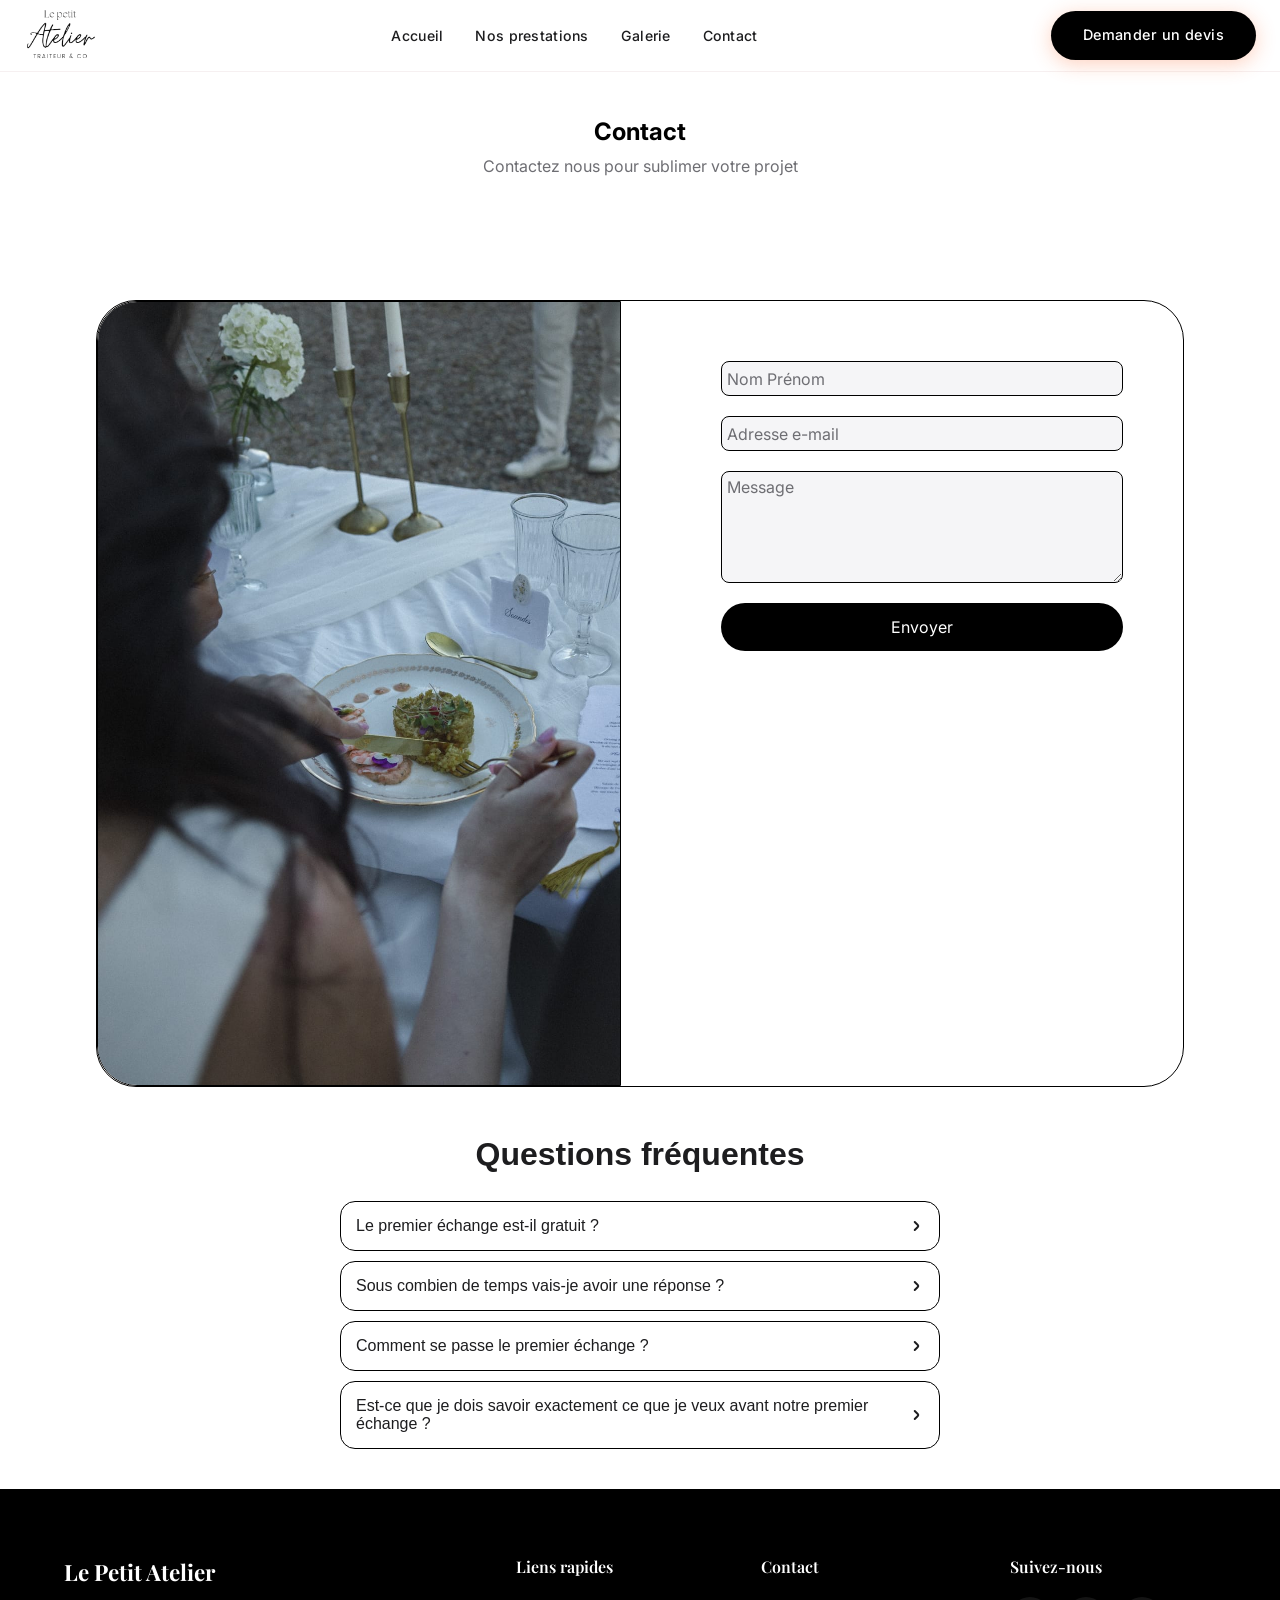
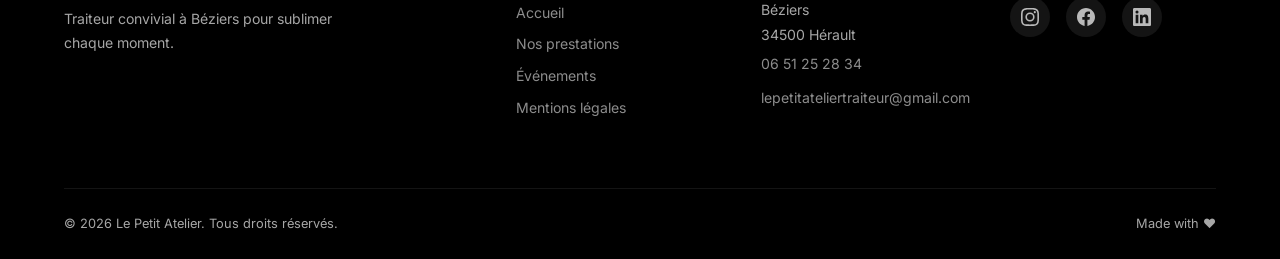
<file: contact.html>
<!DOCTYPE html>
<html lang="en">
<head>
  <meta charset="UTF-8">
  <meta name="viewport" content="width=device-width, initial-scale=1.0">

  <!-- SEO -->
  <title>Contact - Le Petit Atelier</title>
<meta name="description"
  content="Le Petit Atelier, traiteur à Béziers. Événements, plateaux repas, buffets et créations artisanales pour particuliers et professionnels.">
  <meta name="theme-color" content="#600e1a">

  <!-- Google Fonts -->
  <link rel="preconnect" href="https://fonts.googleapis.com">
  <link rel="preconnect" href="https://fonts.gstatic.com" crossorigin>
  <link
    href="https://fonts.googleapis.com/css2?family=Inter:wght@300;400;500;600;700&family=Playfair+Display:ital,wght@0,400;0,600;0,700;1,400&display=swap"
    rel="stylesheet">

  <!-- Stylesheet -->
  <link rel="stylesheet" href="styles.css">
</head>
<body class="devis__body" data-page="contact">
  <!-- ═══════════════════════════════════════════════════════
       NAVBAR
       ═══════════════════════════════════════════════════════ -->
  <nav class="navbar" id="navbar">
    <div class="navbar__inner">

      <!-- Logo -->
       <a href="#" class="navbar__logo">
        <img src="assets/images/logo.png" alt="Le petit atelier" class="logo">        
       </a>
        

      <!-- Desktop Links -->
      <ul class="navbar__links">
        <li><a href="index.html" data-i18n="nav_accueil">Accueil</a></li>
        <li><a href="#prestations" data-i18n="nav_prestations">Nos prestations</a></li>
        <li><a href="galerie.html" data-i18n="nav_evenements">Galerie</a></li>
        <li><a href="contact.html" data-i18n="nav_contact">Contact</a></li>
      </ul>

      <!-- Right side: lang toggle + CTA -->
      <div class="navbar__right">

        <!-- CTA (desktop only) -->
        <a href="devis.html" class="btn btn--primary navbar__cta" data-i18n="nav_cta">Demander un devis</a>

        <!-- Hamburger (mobile) -->
        <button class="hamburger" id="hamburger" aria-label="Menu">
          <span></span>
          <span></span>
          <span></span>
        </button>
      </div>
    </div>
  </nav>

  <!-- Mobile menu overlay -->
  <div class="mobile-menu" id="mobileMenu">

    <a href="index.html" data-i18n="nav_accueil">Accueil</a>
    <a href="#prestations" data-i18n="nav_prestations">Nos prestations</a>
    <a href="galerie.html" data-i18n="nav_evenements">Galerie</a>
    <a href="contact.html" data-i18n="nav_contact">Contact</a>
    <a href="devis.html" class="btn btn--primary" data-i18n="nav_cta">Demander un devis</a>
  </div>



    <section class="devis__page">
        <h1>Contact</h1>
        <p>Contactez nous pour sublimer votre projet<p>
        <div class="devis__card">
            <div class="devis__img-wrapper">
                <img src="assets/images/contact.png" class="devis__img">
            </div>
            <div class="devis__form-wrapper">
                <form action="submit" class="devis__form" onsubmit="return(false)">
                    <input type="text" name="name" id="name-form" placeholder="Nom Prénom" required>
                    <input type="email" name="mail" id="mail-form" placeholder="Adresse e-mail" required>
                    <textarea name="message" id="message-form" placeholder="Message" class="devis__textarea" rows="5" required></textarea>
                    <button type="submit" class="devis__submit">Envoyer</button>
                </form>
            </div>
        </div>        
    </section>

<section class="faq-section">
  <h2 class="faq-section__title">Questions fréquentes</h2>

  <div class="faq-section__item">
    <button class="faq-section__question">
      <span>Le premier échange est-il gratuit ?</span>
      <span class="faq-section__icon">
        <svg xmlns="http://www.w3.org/2000/svg" viewBox="0 0 24 24" width="1rem" height="1rem" class="faq-section__icon">
          <path d="M15.75,9.525,11.164,4.939A1.5,1.5,0,0,0,9.043,7.061l4.586,4.585a.5.5,0,0,1,0,.708L9.043,16.939a1.5,1.5,0,0,0,2.121,2.122l4.586-4.586A3.505,3.505,0,0,0,15.75,9.525Z"/>
        </svg>
      </span>
    </button>
    <div class="faq-section__answer">
      Oui, le premier contact est 100% gratuit et sans engagement.
    </div>
  </div>

  <div class="faq-section__item">
    <button class="faq-section__question">
      <span>Sous combien de temps vais-je avoir une réponse ?</span>
      <span class="faq-section__icon">
        <svg xmlns="http://www.w3.org/2000/svg" viewBox="0 0 24 24" width="1rem" height="1rem" class="faq-section__icon">
          <path d="M15.75,9.525,11.164,4.939A1.5,1.5,0,0,0,9.043,7.061l4.586,4.585a.5.5,0,0,1,0,.708L9.043,16.939a1.5,1.5,0,0,0,2.121,2.122l4.586-4.586A3.505,3.505,0,0,0,15.75,9.525Z"/>
        </svg>
      </span>
    </button>
    <div class="faq-section__answer">
      Nous répondons généralement sous 48h (souvent beaucoup plus rapidement).
    </div>
  </div>

  <div class="faq-section__item">
    <button class="faq-section__question">
      <span>Comment se passe le premier échange ?</span>
      <span class="faq-section__icon">
        <svg xmlns="http://www.w3.org/2000/svg" viewBox="0 0 24 24" width="1rem" height="1rem" class="faq-section__icon">
          <path d="M15.75,9.525,11.164,4.939A1.5,1.5,0,0,0,9.043,7.061l4.586,4.585a.5.5,0,0,1,0,.708L9.043,16.939a1.5,1.5,0,0,0,2.121,2.122l4.586-4.586A3.505,3.505,0,0,0,15.75,9.525Z"/>
        </svg>
      </span>
    </button>
    <div class="faq-section__answer">
      Nous échangeons simplement par message ou appel pour comprendre votre besoin.
    </div>
  </div>

  <div class="faq-section__item">
    <button class="faq-section__question">
      <span>Est-ce que je dois savoir exactement ce que je veux avant notre premier échange ?</span>
      <span class="faq-section__icon">
        <svg xmlns="http://www.w3.org/2000/svg" viewBox="0 0 24 24" width="1rem" height="1rem" class="faq-section__icon">
          <path d="M15.75,9.525,11.164,4.939A1.5,1.5,0,0,0,9.043,7.061l4.586,4.585a.5.5,0,0,1,0,.708L9.043,16.939a1.5,1.5,0,0,0,2.121,2.122l4.586-4.586A3.505,3.505,0,0,0,15.75,9.525Z"/>
        </svg>
      </span>
    </button>
    <div class="faq-section__answer">
      Non, vous pouvez nous contacter même si votre projet n'est pas encore clair. Nous vous aiderons à définir vos besoins.
    </div>
  </div>

</section>

  <!-- ═══════════════════════════════════════════════════════
       FOOTER
       ═══════════════════════════════════════════════════════ -->
  <footer class="footer">
    <div class="container">

      <div class="footer__grid">

        <!-- Brand -->
        <div class="footer__brand">
          <div class="footer__logo">Le Petit Atelier</div>
          <p data-i18n="footer_desc">Traiteur convivial à Béziers pour sublimer chaque moment.</p>
        </div>

        <!-- Links -->
        <div class="footer__col">
          <h4 data-i18n="footer_h_links">Liens rapides</h4>
          <a href="#" data-i18n="footer_link1">Accueil</a>
          <a href="#" data-i18n="footer_link2">Nos prestations</a>
          <a href="#" data-i18n="footer_link3">Événements</a>
          <a href="#" data-i18n="footer_link4">Mentions légales</a>
        </div>

        <!-- Contact -->
        <div class="footer__col">
          <h4 data-i18n="footer_h_contact">Contact</h4>
          <p data-i18n="footer_addr">Béziers<br>34500 Hérault</p>
          <p><a href="tel:+33651252834" data-i18n="footer_phone">06 51 25 28 34</a></p>
          <p><a href="mailto:lepetitateliertraiteur@gmail.com" data-i18n="footer_email">lepetitateliertraiteur@gmail.com</a></p>
        </div>

        <!-- Socials -->
        <div class="footer__col">
          <h4 data-i18n="footer_h_social">Suivez-nous</h4>
          <div class="footer__socials">
            <!-- Instagram -->
            <a href="#" class="footer__social" aria-label="Instagram">
              <svg viewBox="0 0 24 24">
                <path
                  d="M12 2.163c3.204 0 3.584.012 4.85.07 3.252.148 4.771 1.691 4.919 4.919.058 1.265.069 1.645.069 4.849 0 3.205-.012 3.584-.069 4.849-.149 3.225-1.664 4.771-4.919 4.919-1.266.058-1.644.07-4.85.07-3.204 0-3.584-.012-4.849-.07-3.26-.149-4.771-1.699-4.919-4.92-.058-1.265-.07-1.644-.07-4.849 0-3.204.013-3.583.07-4.849.149-3.227 1.664-4.771 4.919-4.919 1.266-.057 1.645-.069 4.849-.069zM12 0C8.741 0 8.333.014 7.053.072 2.695.272.273 2.69.073 7.052.014 8.333 0 8.741 0 12c0 3.259.014 3.668.072 4.948.2 4.358 2.618 6.78 6.98 6.98C8.333 23.986 8.741 24 12 24c3.259 0 3.668-.014 4.948-.072 4.354-.2 6.782-2.618 6.979-6.98.059-1.28.073-1.689.073-4.948 0-3.259-.014-3.667-.072-4.947-.196-4.354-2.617-6.78-6.979-6.98C15.668.014 15.259 0 12 0zm0 5.838a6.162 6.162 0 100 12.324 6.162 6.162 0 000-12.324zM12 16a4 4 0 110-8 4 4 0 010 8zm6.406-11.845a1.44 1.44 0 100 2.881 1.44 1.44 0 000-2.881z" />
              </svg>
            </a>
            <!-- Facebook -->
            <a href="#" class="footer__social" aria-label="Facebook">
              <svg viewBox="0 0 24 24">
                <path
                  d="M24 12.073c0-6.627-5.373-12-12-12s-12 5.373-12 12c0 5.99 4.388 10.954 10.125 11.854v-8.385H7.078v-3.47h3.047V9.43c0-3.007 1.792-4.669 4.533-4.669 1.312 0 2.686.235 2.686.235v2.953H15.83c-1.491 0-1.956.925-1.956 1.874v2.25h3.328l-.532 3.47h-2.796v8.385C19.612 23.027 24 18.062 24 12.073z" />
              </svg>
            </a>
            <!-- LinkedIn -->
            <a href="#" class="footer__social" aria-label="LinkedIn">
              <svg viewBox="0 0 24 24">
                <path
                  d="M20.447 20.452h-3.554v-5.569c0-1.328-.027-3.037-1.852-3.037-1.853 0-2.136 1.445-2.136 2.939v5.667H9.351V9h3.414v1.561h.046c.477-.9 1.637-1.85 3.37-1.85 3.601 0 4.267 2.37 4.267 5.455v6.286zM5.337 7.433a2.062 2.062 0 01-2.063-2.065 2.064 2.064 0 112.063 2.065zm1.782 13.019H3.555V9h3.564v11.452zM22.225 0H1.771C.792 0 0 .774 0 1.729v20.542C0 23.227.792 24 1.771 24h20.451C23.2 24 24 23.227 24 22.271V1.729C24 .774 23.2 0 22.222 0h.003z" />
              </svg>
            </a>
          </div>
        </div>

      </div>

      <!-- Bottom bar -->
      <div class="footer__bottom">
        <p data-i18n="footer_copy">© 2026 Le Petit Atelier. Tous droits réservés.</p>
        <p>Made with ♥</p>
      </div>

    </div>
  </footer>


    <script src="script.js"></script>
</body>
</html>
</file>
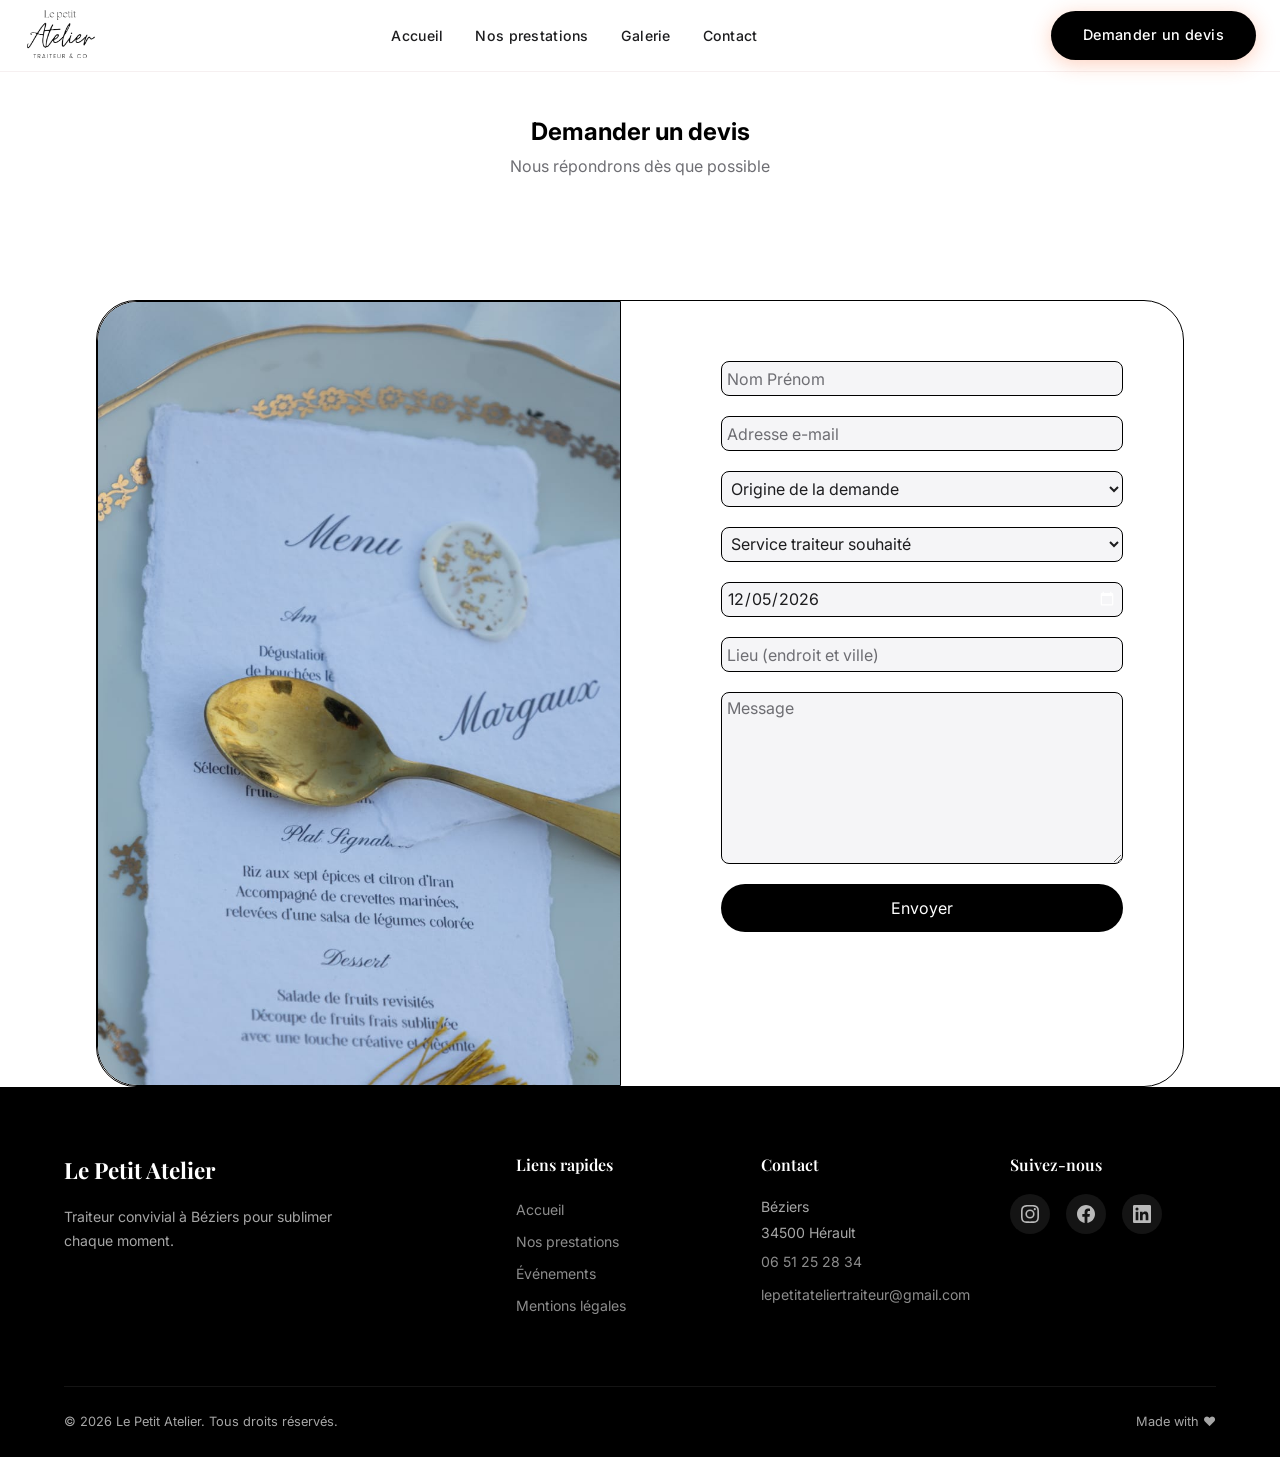
<file: devis.html>
<!DOCTYPE html>
<html lang="en">
<head>
  <meta charset="UTF-8">
  <meta name="viewport" content="width=device-width, initial-scale=1.0">

  <!-- SEO -->
  <title>Demander un devis - Le Petit Atelier</title>
<meta name="description"
  content="Le Petit Atelier, traiteur à Béziers. Événements, plateaux repas, buffets et créations artisanales pour particuliers et professionnels.">
  <meta name="theme-color" content="#600e1a">

  <!-- Google Fonts -->
  <link rel="preconnect" href="https://fonts.googleapis.com">
  <link rel="preconnect" href="https://fonts.gstatic.com" crossorigin>
  <link
    href="https://fonts.googleapis.com/css2?family=Inter:wght@300;400;500;600;700&family=Playfair+Display:ital,wght@0,400;0,600;0,700;1,400&display=swap"
    rel="stylesheet">

  <!-- Stylesheet -->
  <link rel="stylesheet" href="styles.css">
</head>
<body class="devis__body" data-page="devis">
  <!-- ═══════════════════════════════════════════════════════
       NAVBAR
       ═══════════════════════════════════════════════════════ -->
  <nav class="navbar" id="navbar">
    <div class="navbar__inner">

      <!-- Logo -->
       <a href="#" class="navbar__logo">
        <img src="assets/images/logo.png" alt="Le petit atelier" class="logo">        
       </a>
        

      <!-- Desktop Links -->
      <ul class="navbar__links">
        <li><a href="index.html" data-i18n="nav_accueil">Accueil</a></li>
        <li><a href="#prestations" data-i18n="nav_prestations">Nos prestations</a></li>
        <li><a href="galerie.html" data-i18n="nav_evenements">Galerie</a></li>
        <li><a href="contact.html" data-i18n="nav_contact">Contact</a></li>
      </ul>

      <!-- Right side: lang toggle + CTA -->
      <div class="navbar__right">

        <!-- CTA (desktop only) -->
        <a href="devis.html" class="btn btn--primary navbar__cta" data-i18n="nav_cta">Demander un devis</a>

        <!-- Hamburger (mobile) -->
        <button class="hamburger" id="hamburger" aria-label="Menu">
          <span></span>
          <span></span>
          <span></span>
        </button>
      </div>
    </div>
  </nav>

  <!-- Mobile menu overlay -->
  <div class="mobile-menu" id="mobileMenu">

    <a href="index.html" data-i18n="nav_accueil">Accueil</a>
    <a href="#prestations" data-i18n="nav_prestations">Nos prestations</a>
    <a href="galerie.html" data-i18n="nav_evenements">Galerie</a>
    <a href="contact.html" data-i18n="nav_contact">Contact</a>
    <a href="devis.html" class="btn btn--primary" data-i18n="nav_cta">Demander un devis</a>
  </div>



    <section class="devis__page">
        <h1>Demander un devis</h1>
        <p>Nous répondrons dès que possible<p>
        <div class="devis__card">
            <div class="devis__img-wrapper">
                <img src="assets/images/devis.png" class="devis__img">
            </div>
            <div class="devis__form-wrapper">
                <form action="submit" class="devis__form" onsubmit="return(false)">
                    <input type="text" name="name" id="name-form" placeholder="Nom Prénom" required>
                    <input type="email" name="mail" id="mail-form" placeholder="Adresse e-mail" required>
                    <select name="origin" id="origin-form" required>
                        <option value="">Origine de la demande</option>
                        <option value="social">Réseaux sociaux</option>
                        <option value="recommandation">Recommandation</option>
                        <option value="internet">Recherche sur Internet</option>
                        <option value="event">Événement</option>
                        <option value="other">Autre</option>
                    </select>
                    <select name="service" id="service-form" required>
                        <option value="">Service traiteur souhaité</option>
                        <option value="catering-dejeuner">Catering entreprise déjeuner</option>
                        <option value="catering-diner">Catering entreprise dîner</option>
                        <option value="mariage">Prestation mariage</option>
                        <option value="birthday">Buffet anniversaire</option>
                        <option value="inauguration">Inauguration</option>
                        <option value="plateaux-sucre-sale">Plateaux sucrés/salés</option>
                        <option value="fruits">Plateaux de fruits</option>
                        <option value="brunch">Brunch</option>
                        <option value="other">Autre</option>
                    </select>
                    <input type="date" name="date" id="date-form" value="2000-01-01" min={new Date().toISOString().split('T')[0]} required>
                    <input type="text" placeholder="Lieu (endroit et ville)" required >
                    <textarea name="message" id="message-form" placeholder="Message" class="devis__textarea" rows="8" required></textarea>
                    <button type="submit" class="devis__submit">Envoyer</button>
                </form>
            </div>
        </div>        
    </section>




  <!-- ═══════════════════════════════════════════════════════
       FOOTER
       ═══════════════════════════════════════════════════════ -->
  <footer class="footer">
    <div class="container">

      <div class="footer__grid">

        <!-- Brand -->
        <div class="footer__brand">
          <div class="footer__logo">Le Petit Atelier</div>
          <p data-i18n="footer_desc">Traiteur convivial à Béziers pour sublimer chaque moment.</p>
        </div>

        <!-- Links -->
        <div class="footer__col">
          <h4 data-i18n="footer_h_links">Liens rapides</h4>
          <a href="#" data-i18n="footer_link1">Accueil</a>
          <a href="#" data-i18n="footer_link2">Nos prestations</a>
          <a href="#" data-i18n="footer_link3">Événements</a>
          <a href="#" data-i18n="footer_link4">Mentions légales</a>
        </div>

        <!-- Contact -->
        <div class="footer__col">
          <h4 data-i18n="footer_h_contact">Contact</h4>
          <p data-i18n="footer_addr">Béziers<br>34500 Hérault</p>
          <p><a href="tel:+33651252834" data-i18n="footer_phone">06 51 25 28 34</a></p>
          <p><a href="mailto:lepetitateliertraiteur@gmail.com" data-i18n="footer_email">lepetitateliertraiteur@gmail.com</a></p>
        </div>

        <!-- Socials -->
        <div class="footer__col">
          <h4 data-i18n="footer_h_social">Suivez-nous</h4>
          <div class="footer__socials">
            <!-- Instagram -->
            <a href="#" class="footer__social" aria-label="Instagram">
              <svg viewBox="0 0 24 24">
                <path
                  d="M12 2.163c3.204 0 3.584.012 4.85.07 3.252.148 4.771 1.691 4.919 4.919.058 1.265.069 1.645.069 4.849 0 3.205-.012 3.584-.069 4.849-.149 3.225-1.664 4.771-4.919 4.919-1.266.058-1.644.07-4.85.07-3.204 0-3.584-.012-4.849-.07-3.26-.149-4.771-1.699-4.919-4.92-.058-1.265-.07-1.644-.07-4.849 0-3.204.013-3.583.07-4.849.149-3.227 1.664-4.771 4.919-4.919 1.266-.057 1.645-.069 4.849-.069zM12 0C8.741 0 8.333.014 7.053.072 2.695.272.273 2.69.073 7.052.014 8.333 0 8.741 0 12c0 3.259.014 3.668.072 4.948.2 4.358 2.618 6.78 6.98 6.98C8.333 23.986 8.741 24 12 24c3.259 0 3.668-.014 4.948-.072 4.354-.2 6.782-2.618 6.979-6.98.059-1.28.073-1.689.073-4.948 0-3.259-.014-3.667-.072-4.947-.196-4.354-2.617-6.78-6.979-6.98C15.668.014 15.259 0 12 0zm0 5.838a6.162 6.162 0 100 12.324 6.162 6.162 0 000-12.324zM12 16a4 4 0 110-8 4 4 0 010 8zm6.406-11.845a1.44 1.44 0 100 2.881 1.44 1.44 0 000-2.881z" />
              </svg>
            </a>
            <!-- Facebook -->
            <a href="#" class="footer__social" aria-label="Facebook">
              <svg viewBox="0 0 24 24">
                <path
                  d="M24 12.073c0-6.627-5.373-12-12-12s-12 5.373-12 12c0 5.99 4.388 10.954 10.125 11.854v-8.385H7.078v-3.47h3.047V9.43c0-3.007 1.792-4.669 4.533-4.669 1.312 0 2.686.235 2.686.235v2.953H15.83c-1.491 0-1.956.925-1.956 1.874v2.25h3.328l-.532 3.47h-2.796v8.385C19.612 23.027 24 18.062 24 12.073z" />
              </svg>
            </a>
            <!-- LinkedIn -->
            <a href="#" class="footer__social" aria-label="LinkedIn">
              <svg viewBox="0 0 24 24">
                <path
                  d="M20.447 20.452h-3.554v-5.569c0-1.328-.027-3.037-1.852-3.037-1.853 0-2.136 1.445-2.136 2.939v5.667H9.351V9h3.414v1.561h.046c.477-.9 1.637-1.85 3.37-1.85 3.601 0 4.267 2.37 4.267 5.455v6.286zM5.337 7.433a2.062 2.062 0 01-2.063-2.065 2.064 2.064 0 112.063 2.065zm1.782 13.019H3.555V9h3.564v11.452zM22.225 0H1.771C.792 0 0 .774 0 1.729v20.542C0 23.227.792 24 1.771 24h20.451C23.2 24 24 23.227 24 22.271V1.729C24 .774 23.2 0 22.222 0h.003z" />
              </svg>
            </a>
          </div>
        </div>

      </div>

      <!-- Bottom bar -->
      <div class="footer__bottom">
        <p data-i18n="footer_copy">© 2026 Le Petit Atelier. Tous droits réservés.</p>
        <p>Made with ♥</p>
      </div>

    </div>
  </footer>


    <script src="script.js"></script>
</body>
</html>
</file>
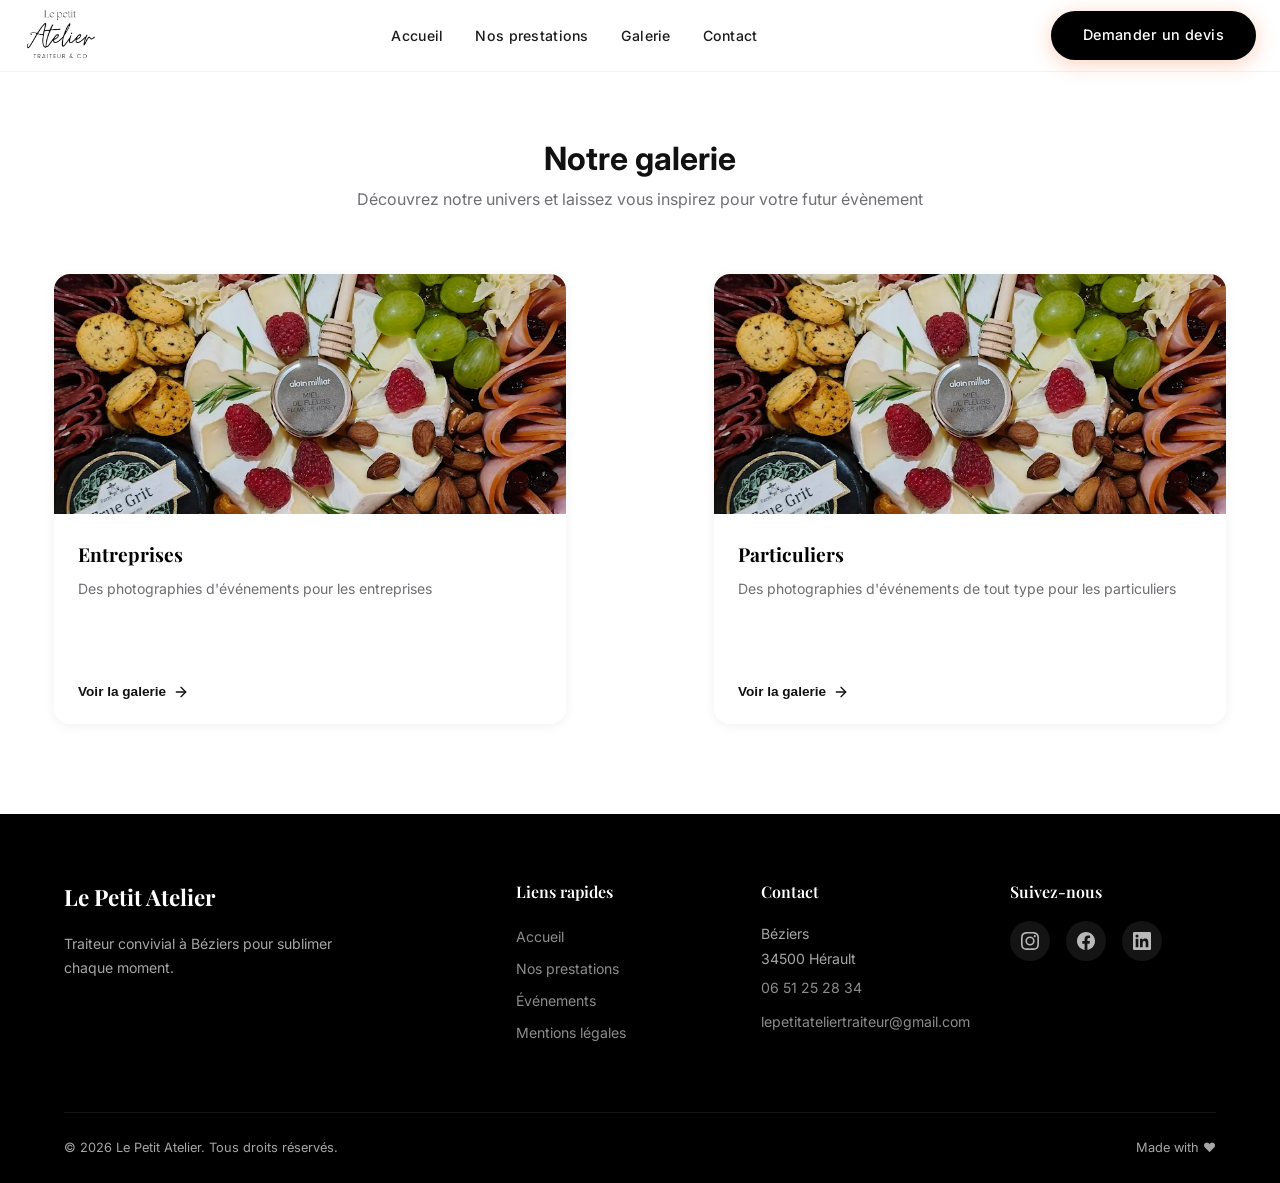
<file: galerie.html>
<!DOCTYPE html>
<html lang="en">
<head>
    <meta charset="UTF-8">
    <meta name="viewport" content="width=device-width, initial-scale=1.0">
    <title>Galerie - Le Petit Atelier</title>
    <meta name="description"
    content="Le Petit Atelier, traiteur à Béziers. Événements, plateaux repas, buffets et créations artisanales pour particuliers et professionnels.">
    <meta name="theme-color" content="#600e1a">

    <!-- Google Fonts -->
    <link rel="preconnect" href="https://fonts.googleapis.com">
    <link rel="preconnect" href="https://fonts.gstatic.com" crossorigin>
    <link
        href="https://fonts.googleapis.com/css2?family=Inter:wght@300;400;500;600;700&family=Playfair+Display:ital,wght@0,400;0,600;0,700;1,400&display=swap"
        rel="stylesheet">

    <!-- Stylesheet -->
    <link rel="stylesheet" href="styles.css">
</head>
<body>
  <!-- ═══════════════════════════════════════════════════════
       NAVBAR
       ═══════════════════════════════════════════════════════ -->
  <nav class="navbar" id="navbar">
    <div class="navbar__inner">

      <!-- Logo -->
       <a href="#" class="navbar__logo">
        <img src="assets/images/logo.png" alt="Le petit atelier" class="logo">        
       </a>
        

      <!-- Desktop Links -->
      <ul class="navbar__links">
        <li><a href="index.html" data-i18n="nav_accueil">Accueil</a></li>
        <li><a href="#prestations" data-i18n="nav_prestations">Nos prestations</a></li>
        <li><a href="galerie.html" data-i18n="nav_evenements">Galerie</a></li>
        <li><a href="contact.html" data-i18n="nav_contact">Contact</a></li>
      </ul>

      <!-- Right side: lang toggle + CTA -->
      <div class="navbar__right">

        <!-- CTA (desktop only) -->
        <a href="devis.html" class="btn btn--primary navbar__cta" data-i18n="nav_cta">Demander un devis</a>

        <!-- Hamburger (mobile) -->
        <button class="hamburger" id="hamburger" aria-label="Menu">
          <span></span>
          <span></span>
          <span></span>
        </button>
      </div>
    </div>
  </nav>

  <!-- Mobile menu overlay -->
  <div class="mobile-menu" id="mobileMenu">

    <a href="index.html" data-i18n="nav_accueil">Accueil</a>
    <a href="#prestations" data-i18n="nav_prestations">Nos prestations</a>
    <a href="galerie.html" data-i18n="nav_evenements">Galerie</a>
    <a href="contact.html" data-i18n="nav_contact">Contact</a>
    <a href="devis.html" class="btn btn--primary" data-i18n="nav_cta">Demander un devis</a>
  </div>

    <div class="galerie">
        <h1>Notre galerie</h1>
        <p>Découvrez notre univers et laissez vous inspirez pour votre futur évènement</p>

        <div class="galerie__popup" id="particuliers-popup">
            <div class="close-wrapper">
                <button class="popup-close">
                    <span></span>
                    <span></span>
                    <span></span>
                </button>                
            </div>

            <div class="galerie__dropdown-wrapper">
                <!--  -->
                <div class="galerie__titles" id="particuliers-title" data-dropdown-target="mariage-grid">
                    <h2>Mariages</h2>
                    <svg xmlns="http://www.w3.org/2000/svg" viewBox="0 0 24 24" width="1rem" height="1rem" class="galerie__icon">
                        <path d="M15.75,9.525,11.164,4.939A1.5,1.5,0,0,0,9.043,7.061l4.586,4.585a.5.5,0,0,1,0,.708L9.043,16.939a1.5,1.5,0,0,0,2.121,2.122l4.586-4.586A3.505,3.505,0,0,0,15.75,9.525Z"/>
                    </svg>   
                </div>           
                <div class="galerie__grid" id="mariage-grid">
                    <img src="assets/images/card-cocktails.png" alt="" class="galerie__img">
                    <img src="assets/images/card-diners.png" alt="" class="galerie__img">
                    <img src="assets/images/card-entreprise.png" alt="" class="galerie__img">
                    <img src="assets/images/card-mariages.png" alt="" class="galerie__img">
                </div>  
            </div>         
            <div class="galerie__dropdown-wrapper">
                <div class="galerie__titles" id="particuliers-title" data-dropdown-target="dinerprive-grid">
                    <h2>Dîners privés</h2>
                    <svg xmlns="http://www.w3.org/2000/svg" viewBox="0 0 24 24" width="1rem" height="1rem" class="galerie__icon">
                        <path d="M15.75,9.525,11.164,4.939A1.5,1.5,0,0,0,9.043,7.061l4.586,4.585a.5.5,0,0,1,0,.708L9.043,16.939a1.5,1.5,0,0,0,2.121,2.122l4.586-4.586A3.505,3.505,0,0,0,15.75,9.525Z"/>
                    </svg>   
                </div>           
                <div class="galerie__grid" id="dinerprive-grid">
                    <img src="assets/images/card-cocktails.png" alt="" class="galerie__img">
                    <img src="assets/images/card-diners.png" alt="" class="galerie__img">
                    <img src="assets/images/card-entreprise.png" alt="" class="galerie__img">
                    <img src="assets/images/card-mariages.png" alt="" class="galerie__img">
                </div>         
            </div>
            <div class="galerie__dropdown-wrapper">
                <div class="galerie__titles" id="particuliers-title" data-dropdown-target="bday-grid">
                    <h2>Anniversaires</h2>
                    <svg xmlns="http://www.w3.org/2000/svg" viewBox="0 0 24 24" width="1rem" height="1rem" class="galerie__icon">
                        <path d="M15.75,9.525,11.164,4.939A1.5,1.5,0,0,0,9.043,7.061l4.586,4.585a.5.5,0,0,1,0,.708L9.043,16.939a1.5,1.5,0,0,0,2.121,2.122l4.586-4.586A3.505,3.505,0,0,0,15.75,9.525Z"/>
                    </svg>   
                </div>           
                <div class="galerie__grid" id="bday-grid">
                    <img src="assets/images/card-cocktails.png" alt="" class="galerie__img">
                    <img src="assets/images/card-diners.png" alt="" class="galerie__img">
                    <img src="assets/images/card-entreprise.png" alt="" class="galerie__img">
                    <img src="assets/images/card-mariages.png" alt="" class="galerie__img">
                </div>         
            </div>
        </div>

        <div class="galerie__popup" id="entreprises-popup">
            <div class="close-wrapper">
                <button class="popup-close">
                    <span></span>
                    <span></span>
                    <span></span>
                </button>                
            </div>

            <div class="galerie__dropdown-wrapper">
                <!--  -->
                <div class="galerie__titles" id="particuliers-title" data-dropdown-target="cocktails-grid">
                    <h2>Séminaires</h2>
                    <svg xmlns="http://www.w3.org/2000/svg" viewBox="0 0 24 24" width="1rem" height="1rem" class="galerie__icon">
                        <path d="M15.75,9.525,11.164,4.939A1.5,1.5,0,0,0,9.043,7.061l4.586,4.585a.5.5,0,0,1,0,.708L9.043,16.939a1.5,1.5,0,0,0,2.121,2.122l4.586-4.586A3.505,3.505,0,0,0,15.75,9.525Z"/>
                    </svg>   
                </div>           
                <div class="galerie__grid" id="cocktails-grid">
                    <img src="assets/images/card-cocktails.png" alt="" class="galerie__img">
                    <img src="assets/images/card-diners.png" alt="" class="galerie__img">
                    <img src="assets/images/card-entreprise.png" alt="" class="galerie__img">
                    <img src="assets/images/card-mariages.png" alt="" class="galerie__img">
                </div>  
            </div>         
            <div class="galerie__dropdown-wrapper">
                <div class="galerie__titles" id="particuliers-title" data-dropdown-target="receptions-grid">
                    <h2>Cocktails</h2>
                    <svg xmlns="http://www.w3.org/2000/svg" viewBox="0 0 24 24" width="1rem" height="1rem" class="galerie__icon">
                        <path d="M15.75,9.525,11.164,4.939A1.5,1.5,0,0,0,9.043,7.061l4.586,4.585a.5.5,0,0,1,0,.708L9.043,16.939a1.5,1.5,0,0,0,2.121,2.122l4.586-4.586A3.505,3.505,0,0,0,15.75,9.525Z"/>
                    </svg>   
                </div>           
                <div class="galerie__grid" id="receptions-grid">
                    <img src="assets/images/card-cocktails.png" alt="" class="galerie__img">
                    <img src="assets/images/card-diners.png" alt="" class="galerie__img">
                    <img src="assets/images/card-entreprise.png" alt="" class="galerie__img">
                    <img src="assets/images/card-mariages.png" alt="" class="galerie__img">
                </div>         
            </div>
            <div class="galerie__dropdown-wrapper">
                <div class="galerie__titles" id="particuliers-title" data-dropdown-target="plateaux-grid">
                    <h2>Inaugurations</h2>
                    <svg xmlns="http://www.w3.org/2000/svg" viewBox="0 0 24 24" width="1rem" height="1rem" class="galerie__icon">
                        <path d="M15.75,9.525,11.164,4.939A1.5,1.5,0,0,0,9.043,7.061l4.586,4.585a.5.5,0,0,1,0,.708L9.043,16.939a1.5,1.5,0,0,0,2.121,2.122l4.586-4.586A3.505,3.505,0,0,0,15.75,9.525Z"/>
                    </svg>   
                </div>           
                <div class="galerie__grid" id="plateaux-grid">
                    <img src="assets/images/card-cocktails.png" alt="" class="galerie__img">
                    <img src="assets/images/card-diners.png" alt="" class="galerie__img">
                    <img src="assets/images/card-entreprise.png" alt="" class="galerie__img">
                    <img src="assets/images/card-mariages.png" alt="" class="galerie__img">
                </div>         
            </div>
        </div>

        <div class="galerie__card-grid">
            <article class="card">
            <div class="card__image">
                <img src="assets/images/card-mariages.png" alt="Traiteur mariage à Béziers" loading="lazy">
            </div>
            <div class="card__body">
                <h3 class="card__title" data-i18n="card1_title">Entreprises</h3>
                <p class="card__text" data-i18n="card1_text">
                Des photographies d'événements pour les entreprises
                </p>
                <button class="card__link" data-i18n="card_btn" id="entreprises-btn">
                Voir la galerie
                <svg viewBox="0 0 24 24" fill="none" stroke="currentColor" stroke-width="2" stroke-linecap="round"
                    stroke-linejoin="round">
                    <path d="M5 12h14" />
                    <path d="m12 5 7 7-7 7" />
                </svg>
                </button>
            </div>
            </article>


            <article class="card">
            <div class="card__image">
                <img src="assets/images/card-mariages.png" alt="Traiteur mariage à Béziers" loading="lazy">
            </div>
            <div class="card__body">
                <h3 class="card__title" data-i18n="card1_title">Particuliers</h3>
                <p class="card__text" data-i18n="card1_text">
                Des photographies d'événements de tout type pour les particuliers
                </p>
                <button class="card__link" data-i18n="card_btn" id="particuliers-btn">
                Voir la galerie
                <svg viewBox="0 0 24 24" fill="none" stroke="currentColor" stroke-width="2" stroke-linecap="round"
                    stroke-linejoin="round">
                    <path d="M5 12h14" />
                    <path d="m12 5 7 7-7 7" />
                </svg>
                </button>
            </div>
            </article>

        </div>        


    </div>




  <!-- ═══════════════════════════════════════════════════════
       FOOTER
       ═══════════════════════════════════════════════════════ -->
  <footer class="footer">
    <div class="container">

      <div class="footer__grid">

        <!-- Brand -->
        <div class="footer__brand">
          <div class="footer__logo">Le Petit Atelier</div>
          <p data-i18n="footer_desc">Traiteur convivial à Béziers pour sublimer chaque moment.</p>
        </div>

        <!-- Links -->
        <div class="footer__col">
          <h4 data-i18n="footer_h_links">Liens rapides</h4>
          <a href="#" data-i18n="footer_link1">Accueil</a>
          <a href="#" data-i18n="footer_link2">Nos prestations</a>
          <a href="#" data-i18n="footer_link3">Événements</a>
          <a href="#" data-i18n="footer_link4">Mentions légales</a>
        </div>

        <!-- Contact -->
        <div class="footer__col">
          <h4 data-i18n="footer_h_contact">Contact</h4>
          <p data-i18n="footer_addr">Béziers<br>34500 Hérault</p>
          <p><a href="tel:+33651252834" data-i18n="footer_phone">06 51 25 28 34</a></p>
          <p><a href="mailto:lepetitateliertraiteur@gmail.com" data-i18n="footer_email">lepetitateliertraiteur@gmail.com</a></p>
        </div>

        <!-- Socials -->
        <div class="footer__col">
          <h4 data-i18n="footer_h_social">Suivez-nous</h4>
          <div class="footer__socials">
            <!-- Instagram -->
            <a href="#" class="footer__social" aria-label="Instagram">
              <svg viewBox="0 0 24 24">
                <path
                  d="M12 2.163c3.204 0 3.584.012 4.85.07 3.252.148 4.771 1.691 4.919 4.919.058 1.265.069 1.645.069 4.849 0 3.205-.012 3.584-.069 4.849-.149 3.225-1.664 4.771-4.919 4.919-1.266.058-1.644.07-4.85.07-3.204 0-3.584-.012-4.849-.07-3.26-.149-4.771-1.699-4.919-4.92-.058-1.265-.07-1.644-.07-4.849 0-3.204.013-3.583.07-4.849.149-3.227 1.664-4.771 4.919-4.919 1.266-.057 1.645-.069 4.849-.069zM12 0C8.741 0 8.333.014 7.053.072 2.695.272.273 2.69.073 7.052.014 8.333 0 8.741 0 12c0 3.259.014 3.668.072 4.948.2 4.358 2.618 6.78 6.98 6.98C8.333 23.986 8.741 24 12 24c3.259 0 3.668-.014 4.948-.072 4.354-.2 6.782-2.618 6.979-6.98.059-1.28.073-1.689.073-4.948 0-3.259-.014-3.667-.072-4.947-.196-4.354-2.617-6.78-6.979-6.98C15.668.014 15.259 0 12 0zm0 5.838a6.162 6.162 0 100 12.324 6.162 6.162 0 000-12.324zM12 16a4 4 0 110-8 4 4 0 010 8zm6.406-11.845a1.44 1.44 0 100 2.881 1.44 1.44 0 000-2.881z" />
              </svg>
            </a>
            <!-- Facebook -->
            <a href="#" class="footer__social" aria-label="Facebook">
              <svg viewBox="0 0 24 24">
                <path
                  d="M24 12.073c0-6.627-5.373-12-12-12s-12 5.373-12 12c0 5.99 4.388 10.954 10.125 11.854v-8.385H7.078v-3.47h3.047V9.43c0-3.007 1.792-4.669 4.533-4.669 1.312 0 2.686.235 2.686.235v2.953H15.83c-1.491 0-1.956.925-1.956 1.874v2.25h3.328l-.532 3.47h-2.796v8.385C19.612 23.027 24 18.062 24 12.073z" />
              </svg>
            </a>
            <!-- LinkedIn -->
            <a href="#" class="footer__social" aria-label="LinkedIn">
              <svg viewBox="0 0 24 24">
                <path
                  d="M20.447 20.452h-3.554v-5.569c0-1.328-.027-3.037-1.852-3.037-1.853 0-2.136 1.445-2.136 2.939v5.667H9.351V9h3.414v1.561h.046c.477-.9 1.637-1.85 3.37-1.85 3.601 0 4.267 2.37 4.267 5.455v6.286zM5.337 7.433a2.062 2.062 0 01-2.063-2.065 2.064 2.064 0 112.063 2.065zm1.782 13.019H3.555V9h3.564v11.452zM22.225 0H1.771C.792 0 0 .774 0 1.729v20.542C0 23.227.792 24 1.771 24h20.451C23.2 24 24 23.227 24 22.271V1.729C24 .774 23.2 0 22.222 0h.003z" />
              </svg>
            </a>
          </div>
        </div>

      </div>

      <!-- Bottom bar -->
      <div class="footer__bottom">
        <p data-i18n="footer_copy">© 2026 Le Petit Atelier. Tous droits réservés.</p>
        <p>Made with ♥</p>
      </div>

    </div>
  </footer>

  <script src="script.js"></script>
</body>
</html>
</file>
<file: styles.css>
:root {
    /* Colors — Apple style */
    --accent: #111111;
    --btn: #000000;
    --primary-hover: #333333;

    --white: #ffffff;
    --dark: #000000;

    --text: #1d1d1f;
    --text-light: #6e6e73;

    --bg: #ffffff;
    --bg-light: #f5f5f7;

    --navbar: rgba(255, 255, 255, 0.8);
    --navbar-muted: rgba(255, 255, 255, 0.6);
    --nav-text: #1d1d1f;

    --contrast: rgba(0, 0, 0, 0.4);

    --gold: rgb(194, 161, 76);

    /* Tu peux garder ça si utilisé ailleurs */
    --shewem: #000000;
    --perle: #ffffff;
    --brume: #d2d2d7;
    --heritage: #f5f5f7;

    /* Typography */
    --font-serif: 'Playfair Display', Georgia, serif;
    --font-sans: 'Inter', -apple-system, BlinkMacSystemFont, 'Segoe UI', sans-serif;

    /* Spacing & misc (inchangé) */
    --space-xs: 0.5rem;
    --space-sm: 1rem;
    --space-md: 1.5rem;
    --space-lg: 2.5rem;
    --space-xl: 4rem;
    --space-2xl: 6rem;

    --radius: 8px;
    --radius-lg: 16px;

    --shadow: 0 2px 12px rgba(0, 0, 0, 0.06);
    --shadow-md: 0 4px 20px rgba(0, 0, 0, 0.08);
    --shadow-lg: 0 8px 30px rgba(0, 0, 0, 0.10);

    --transition: 0.3s ease;
    --navbar-h: 72px;
}

/* ── Reset & Base ─────────────────────────────────────────── */
*,
*::before,
*::after {
    margin: 0;
    padding: 0;
    box-sizing: border-box;
}

html {
    scroll-behavior: smooth;
    font-size: 16px;
    -webkit-font-smoothing: antialiased;
    -moz-osx-font-smoothing: grayscale;
    min-height: 100vh;
    width: 100vw;
}

body {
    font-family: var(--font-sans);
    color: var(--text);
    background-color:var(--bg);
    line-height: 1.7;
    overflow-x: hidden;
    box-sizing: border-box;
    width: 100vw;
}

img {
    display: block;
    max-width: 100%;
    height: auto;
}

a {
    text-decoration: none;
    color: inherit;
    transition: color var(--transition);
}

ul {
    list-style: none;
}

/* ── Utility ──────────────────────────────────────────────── */
.container {
    width: 100%;
    max-width: 1200px;
    margin: 0 auto;
    padding: 0 var(--space-md);
}

/* ── Buttons ──────────────────────────────────────────────── */
.btn {
    display: inline-flex;
    align-items: center;
    justify-content: center;
    gap: 0.5rem;
    padding: 0.75rem 2rem;
    border: none;
    border-radius: 50px;
    font-family: var(--font-sans);
    font-size: 0.9rem;
    font-weight: 500;
    letter-spacing: 0.03em;
    cursor: pointer;
    transition: all var(--transition);
    white-space: nowrap;
}

.btn--primary {
    background: var(--btn);
    color: var(--white);
    box-shadow: 0 4px 20px rgba(251, 102, 43, 0.3);
}

.btn--primary:hover {
    background: var(--primary-hover);
    color: var(--white);
    transform: translateY(-2px);
    box-shadow: 0 6px 28px rgba(251, 102, 43, 0.4);
}

.btn--outline {
    background: transparent;
    color: var(--white);
    border: 1.5px solid var(--white);
}

.btn--outline:hover {
    background: var(--white);
    color: var(--shewem);
    transform: translateY(-2px);
}

.btn--outline-dark {
    background: transparent;
    color: var(--shewem);
    border: 1.5px solid var(--shewem);
}

.btn--outline-dark:hover {
    background: var(--shewem);
    color: var(--white);
    transform: translateY(-2px);
}

.btn--white {
    background: var(--white);
    color: var(--shewem);
}

.btn--white:hover {
    background: var(--perle);
    transform: translateY(-2px);
    box-shadow: 0 6px 28px rgba(0, 0, 0, 0.12);
}

/* ── NAVBAR ───────────────────────────────────────────────── */
.navbar {
    position: fixed;
    top: 0;
    left: 0;
    width: 100%;
    height: var(--navbar-h);
    z-index: 1000;
    background: var(--navbar);
    backdrop-filter: blur(16px);
    -webkit-backdrop-filter: blur(16px);
    border-bottom: 1px solid rgba(96, 14, 26, 0.06);
    transition: background var(--transition), box-shadow var(--transition);
}

.navbar.scrolled {
    box-shadow: var(--shadow);
    background: var(--navbar-muted);
}

.navbar__inner {
    display: flex;
    align-items: center;
    justify-content: space-between;
    height: 100%;
    max-width: 1300px;
    margin: 0 auto;
    padding: 0 var(--space-md);
    position: relative;
}

/* Logo */
.navbar__logo {
    display: flex;
    align-items: center;
    padding: 0;
    height: var(--navbar-h);
    transition: 0.3s;
    /* Use full navbar height without overflowing */
    position: absolute;
    left: 50%;
    transform: translateX(-50%);
    color: var(--white);
}

.navbar__logo:hover {
    transform: scale(1.05);
    color: var(--accent);
}

.logo {
    height: 80%;
}

/* Nav links */
.navbar__links {
    display: none;
    gap: 2rem;
    align-items: center;
}

.navbar__links a {
    font-size: 0.88rem;
    font-weight: 500;
    color: var(--nav-text);
    position: relative;
    padding: 0.25rem 0;
    letter-spacing: 0.02em;
}

.navbar__links a::after {
    content: '';
    position: absolute;
    bottom: 0;
    left: 0;
    width: 0;
    height: 2px;
    background: var(--accent);
    transition: width var(--transition);
}

.navbar__links a:hover::after {
    width: 100%;
}

.navbar__links a:hover {
    filter: brightness(150%);
}

/* Right side */
.navbar__right {
    display: flex;
    align-items: center;
    gap: var(--space-sm);
    margin-left: auto;
}

/* Language toggle in navbar (hidden on mobile) */
.navbar__right .lang-toggle {
    display: none;
}

/* Language toggle */
.lang-toggle {
    display: flex;
    align-items: center;
    background: var(--heritage);
    border-radius: 50px;
    padding: 3px;
    gap: 0;
    cursor: pointer;
    overflow: hidden;
}

.lang-toggle__btn {
    padding: 0.3rem 0.7rem;
    font-size: 0.75rem;
    font-weight: 600;
    border: none;
    background: transparent;
    color: var(--text-light);
    border-radius: 50px;
    cursor: pointer;
    transition: all var(--transition);
    font-family: var(--font-sans);
    letter-spacing: 0.05em;
}

.lang-toggle__btn.active {
    background: var(--white);
    color: var(--shewem);
    box-shadow: 0 1px 6px rgba(0, 0, 0, 0.08);
}

/* CTA button in navbar */
.navbar__cta {
    display: none;
}

/* Hamburger */
.hamburger {
    display: flex;
    flex-direction: column;
    gap: 5px;
    cursor: pointer;
    background: none;
    border: none;
    padding: 4px;
    z-index: 1001;
}

.hamburger span {
    display: block;
    width: 24px;
    height: 2px;
    background: var(--shewem);
    border-radius: 2px;
    transition: all var(--transition);
}

.hamburger.active span:nth-child(1) {
    transform: translateY(7px) rotate(45deg);
}

.hamburger.active span:nth-child(2) {
    opacity: 0;
    transform: scaleX(0);
}

.hamburger.active span:nth-child(3) {
    transform: translateY(-7px) rotate(-45deg);
}

/* Mobile menu overlay */
.mobile-menu {
    position: fixed;
    top: 0;
    right: -100%;
    width: 100%;
    height: 100vh;
    height: 100dvh;
    background: var(--perle);
    z-index: 999;
    display: flex;
    flex-direction: column;
    align-items: center;
    justify-content: center;
    gap: 2rem;
    transition: right 0.5s cubic-bezier(0.77, 0, 0.175, 1);
}

.mobile-menu.open {
    right: 0;
}

.mobile-menu a {
    font-family: var(--font-serif);
    font-size: 1.6rem;
    font-weight: 600;
    position: relative;
}

.mobile-menu a:not(.btn--primary) {
    padding: 0.3rem 0;    
    color: var(--shewem);
}

.mobile-menu a::after {
    content: '';
    position: absolute;
    bottom: 0;
    left: 50%;
    transform: translateX(-50%);
    width: 0;
    height: 2px;
    background: var(--accent);
    transition: width var(--transition);
}

.mobile-menu a:hover::after {
    width: 100%;
}

/* Language toggle inside mobile menu */
.mobile-menu .lang-toggle {
    margin-bottom: 2rem;
    transform: scale(1.15);
}

/* ── HERO ─────────────────────────────────────────────────── */
.hero {
    position: relative;
    min-height: 100vh;
    min-height: 100dvh;
    display: flex;
    align-items: center;
    justify-content: center;
    overflow: hidden;
}

.hero__bg {
    position: absolute;
    inset: 0;
    z-index: 0;
}

.hero__bg img {
    width: 100%;
    height: 100%;
    object-fit: cover;
}

.hero__overlay {
    position: absolute;
    inset: 0;
    background: linear-gradient(to bottom,
            rgba(26, 26, 26, 0.45) 0%,
            var(--contrast));
    z-index: 1;
}

.hero__content {
    position: relative;
    z-index: 2;
    text-align: center;
    padding: var(--space-lg) var(--space-md);
    max-width: 780px;
}

.hero__badge {
    display: inline-block;
    font-size: 0.72rem;
    font-weight: 600;
    letter-spacing: 0.25em;
    text-transform: uppercase;
    color: var(--heritage);
    border: 1px solid rgba(235, 202, 180, 0.4);
    padding: 0.4rem 1.2rem;
    border-radius: 50px;
    margin-bottom: var(--space-md);
    animation: fadeInDown 0.8s ease-out both;
}

.hero__title {
    font-family: var(--font-serif);
    font-size: clamp(2.2rem, 5.5vw, 4rem);
    font-weight: 700;
    color: var(--white);
    line-height: 1.15;
    margin-bottom: var(--space-sm);
    animation: fadeInUp 0.9s 0.15s ease-out both;
}

/* Typewriter effect cursor */
.typewriter {
    color: var(--gold);
    /* the color of the writing text */
}

.typewriter::after {
    content: "|";
    color: var(--white);
    animation: blink 1s step-end infinite;
}

.typewriter.stop-blinking::after {
    animation: none;
}

@keyframes blink {

    0%,
    100% {
        opacity: 1;
    }

    50% {
        opacity: 0;
    }
}

.hero__subtitle {
    font-size: clamp(0.95rem, 2vw, 1.15rem);
    color: rgba(255, 255, 255, 0.82);
    font-weight: 300;
    line-height: 1.6;
    margin-bottom: var(--space-lg);
    animation: fadeInUp 0.9s 0.3s ease-out both;
}

.hero__buttons {
    display: flex;
    flex-direction: column;
    gap: var(--space-sm);
    align-items: center;
    animation: fadeInUp 0.9s 0.45s ease-out both;
}

/* Scroll indicator */
.hero__scroll {
    position: absolute;
    bottom: 2rem;
    left: 0;
    width: 100%;
    z-index: 2;
    display: flex;
    flex-direction: column;
    align-items: center;
    gap: 0.5rem;
    animation: fadeInUp 1s 0.8s ease-out both;
}

.hero__scroll span {
    font-size: 0.7rem;
    text-transform: uppercase;
    letter-spacing: 0.2em;
    margin-right: -0.2em;
    /* Compense l'espacement sur la dernière lettre pour un centrage parfait */
    color: rgba(255, 255, 255, 0.5);
}

.hero__scroll-line {
    width: 1px;
    height: 40px;
    background: rgba(255, 255, 255, 0.3);
    position: relative;
    overflow: hidden;
}

.hero__scroll-line::after {
    content: '';
    position: absolute;
    top: -100%;
    left: 0;
    width: 100%;
    height: 100%;
    background: var(--accent);
    animation: scrollLine 2s ease-in-out infinite;
}

/* ── CAROUSEL / PRESTATIONS ──────────────────────────────── */
.prestations {
    padding: var(--space-2xl) 0;
    overflow: hidden;
}

.section-header {
    text-align: center;
    margin-bottom: var(--space-xl);
}

.section-header__label {
    font-size: 0.72rem;
    font-weight: 600;
    letter-spacing: 0.2em;
    text-transform: uppercase;
    color: var(--accent);
    margin-bottom: var(--space-xs);
    display: block;
}

.section-header__title {
    font-family: var(--font-serif);
    font-size: clamp(1.8rem, 4vw, 2.6rem);
    color: var(--shewem);
    font-weight: 700;
    line-height: 1.2;
    margin-bottom: var(--space-xs);
}

.section-header__line {
    width: 50px;
    height: 2px;
    background: var(--accent);
    margin: var(--space-sm) auto 0;
    border-radius: 2px;
}

/* Carousel track */
.carousel {
    position: relative;
}

/* Carousel navigation arrows — hidden on mobile, visible on desktop */
.carousel__arrow {
    display: none;
    /* hidden on mobile */
    position: absolute;
    top: 50%;
    transform: translateY(-50%);
    z-index: 10;
    width: 48px;
    height: 48px;
    border-radius: 50%;
    border: 1.5px solid rgba(96, 14, 26, 0.12);
    background: rgba(255, 255, 255, 0.9);
    backdrop-filter: blur(8px);
    -webkit-backdrop-filter: blur(8px);
    cursor: pointer;
    align-items: center;
    justify-content: center;
    box-shadow: 0 2px 12px rgba(0, 0, 0, 0.08);
    transition: all var(--transition);
}

.carousel__arrow svg {
    width: 20px;
    height: 20px;
    stroke: var(--shewem);
    transition: stroke var(--transition);
}

.carousel__arrow:hover {
    background: var(--shewem);
    border-color: var(--shewem);
    box-shadow: 0 4px 20px rgba(96, 14, 26, 0.25);
    transform: translateY(-50%) scale(1.08);
}

.carousel__arrow:hover svg {
    stroke: var(--white);
}

.carousel__arrow:active {
    transform: translateY(-50%) scale(0.96);
}

.carousel__arrow--left {
    left: 4px;
}

.carousel__arrow--right {
    right: 4px;
}

/* Disabled state when at start/end of track */
.carousel__arrow.disabled {
    opacity: 0.3;
    pointer-events: none;
}

.carousel__track {
    display: flex;
    gap: var(--space-md);
    overflow-x: auto;
    scroll-snap-type: x mandatory;
    -webkit-overflow-scrolling: touch;
    padding: var(--space-sm) var(--space-md) var(--space-lg);
    scrollbar-width: none;
}

.carousel__track::-webkit-scrollbar {
    display: none;
}

/* Individual card */
.card {
    flex: 0 0 280px;
    scroll-snap-align: start;
    background: var(--white);
    border-radius: var(--radius-lg);
    overflow: hidden;
    box-shadow: var(--shadow);
    transition: transform var(--transition), box-shadow var(--transition);
    display: flex;
    flex-direction: column;
}

.card:hover {
    transform: translateY(-6px);
    box-shadow: var(--shadow-lg);
}

.card__image {
    width: 100%;
    height: 200px;
    overflow: hidden;
}

.card__image img {
    width: 100%;
    height: 100%;
    object-fit: cover;
    transition: transform 0.6s ease;
}

.card:hover .card__image img {
    transform: scale(1.06);
}

.card__body {
    padding: var(--space-md);
    display: flex;
    flex-direction: column;
    flex: 1;
    background-color: var(--white);
}

.card__title {
    font-family: var(--font-serif);
    font-size: 1.2rem;
    color: var(--shewem);
    font-weight: 700;
    margin-bottom: 0.5rem;
}

.card__text {
    font-size: 0.88rem;
    color: var(--text-light);
    line-height: 1.6;
    margin-bottom: var(--space-md);
    flex: 1;
}

.card__link {
    display: inline-flex;
    align-items: center;
    gap: 0.4rem;
    font-size: 0.85rem;
    font-weight: 600;
    color: var(--accent);
    transition: gap var(--transition), color var(--transition);
    background: none;
    border: none;
    width: fit-content;
    cursor: pointer;
}

.card__link:hover {
    gap: 0.7rem;
    color: var(--shewem);
}

.card__link svg {
    width: 16px;
    height: 16px;
    transition: transform var(--transition);
}

.card__link:hover svg {
    transform: translateX(3px);
}

/* ── SAVOIR-FAIRE ─────────────────────────────────────────── */
.savoir-faire {
    padding: var(--space-2xl) 0;
    background: var(--bg);
}

.savoir-faire__grid {
    display: grid;
    grid-template-columns: 1fr;
    gap: var(--space-xl);
    align-items: center;
}

.savoir-faire__text {
    order: 2;
}

.savoir-faire__label {
    font-size: 0.72rem;
    font-weight: 600;
    letter-spacing: 0.2em;
    text-transform: uppercase;
    color: var(--accent);
    margin-bottom: var(--space-sm);
    display: block;
}

.savoir-faire__title {
    font-family: var(--font-serif);
    font-size: clamp(1.8rem, 4vw, 2.4rem);
    color: var(--shewem);
    font-weight: 700;
    line-height: 1.25;
    margin-bottom: var(--space-md);
}

.savoir-faire__desc {
    font-size: 0.95rem;
    color: var(--text-light);
    line-height: 1.8;
    margin-bottom: var(--space-md);
}

.savoir-faire__signature {
    font-family: var(--font-serif);
    font-size: 1.1rem;
    color: var(--shewem);
    font-style: italic;
}

.savoir-faire__image {
    order: 1;
    display: flex;
    align-items: flex-end;
    /* since it's a portrait cutout, typically it should sit at the bottom */
    justify-content: center;
}

.savoir-faire__image img {
    max-width: 100%;
    height: auto;
    object-fit: contain;
    filter: drop-shadow(0 15px 25px rgba(0, 0, 0, 0.15)) brightness(70%);
    transition: transform 0.6s ease;
    border-radius: 20px;
    box-shadow: 10px 0 20px hsla(0, 0%, 0%, 0.8);
}

.savoir-faire__image:hover img {
    transform: scale(1.03);
}

/* ── REVIEWS (Trustindex Style) ───────────────────────────── */
.reviews {
    padding: var(--space-2xl) 0;
    background: var(--bg);
    text-align: center;
}

.reviews__header {
    margin-bottom: var(--space-xl);
}

.reviews__title {
    font-family: var(--font-serif);
    font-size: clamp(2rem, 4vw, 2.6rem);
    color: var(--shewem);
    font-weight: 700;
    margin-bottom: var(--space-md);
}

.reviews__summary {
    display: flex;
    flex-direction: column;
    align-items: center;
    gap: 0.35rem;
}

.reviews__brand {
    font-weight: 700;
    font-size: 1.15rem;
    color: var(--accent);
    margin-bottom: 0.2rem;
}

.reviews__stars {
    display: flex;
    gap: 2px;
}

.star {
    width: 20px;
    height: 20px;
    fill: #fbbc04;
    /* Google star gold */
}

.reviews__count {
    color: var(--text-light);
    font-size: 0.95rem;
    margin-bottom: var(--space-sm);
}

.reviews__btn {
    padding: 0.6rem 1.4rem;
    font-size: 0.9rem;
    font-weight: 600;
    border: 1px solid #dcdcdc;
    border-radius: 6px;
    color: var(--shewem);
    display: inline-block;
    transition: all var(--transition);
    background: transparent;
}

.reviews__btn:hover {
    border-color: var(--shewem);
    color: var(--shewem);
    background: rgba(96, 14, 26, 0.02);
}

.reviews__grid {
    display: flex;
    overflow-x: auto;
    scroll-snap-type: x mandatory;
    scrollbar-width: none;
    /* Firefox */
    -ms-overflow-style: none;
    /* IE/Edge */
    gap: var(--space-md);
    margin-top: var(--space-lg);
    padding-bottom: var(--space-md);
}

.reviews__grid::-webkit-scrollbar {
    display: none;
    /* WebKit */
}

.reviews__card {
    background: var(--white);
    border: 1px solid #f0f0f0;
    border-radius: 12px;
    padding: var(--space-md);
    box-shadow: 0 4px 16px rgba(0, 0, 0, 0.04);
    text-align: left;
    display: flex;
    flex-direction: column;
    flex: 0 0 85%;
    max-width: 380px;
    scroll-snap-align: center;
}

.reviews__card-top {
    display: flex;
    align-items: flex-start;
    gap: 1rem;
    margin-bottom: 0.75rem;
}

.reviews__avatar-wrap {
    position: relative;
    width: 50px;
    height: 50px;
    flex-shrink: 0;
}

.reviews__avatar {
    width: 100%;
    height: 100%;
    border-radius: 50%;
    object-fit: cover;
    background: #e2e8f0;
}

.reviews__avatar-badge {
    position: absolute;
    bottom: -2px;
    right: -2px;
    width: 20px;
    height: 20px;
    background: var(--white);
    border-radius: 50%;
    padding: 2px;
}

.reviews__avatar-badge svg {
    width: 100%;
    height: 100%;
}

.reviews__meta {
    flex: 1;
    display: flex;
    flex-direction: column;
}

.reviews__name {
    font-size: 1.05rem;
    font-weight: 700;
    color: var(--dark);
    margin: 0;
    line-height: 1.2;
}

.reviews__date {
    font-size: 0.85rem;
    color: #888;
    margin-top: 2px;
}

.reviews__google-icon {
    flex-shrink: 0;
    margin-top: 2px;
}

.reviews__rating {
    display: flex;
    align-items: center;
    gap: 0.5rem;
    margin-bottom: 1rem;
}

.reviews__rating .star {
    width: 18px;
    height: 18px;
}

.reviews__verified {
    display: flex;
    align-items: center;
    justify-content: center;
}

.reviews__text {
    font-size: 0.95rem;
    color: var(--text);
    line-height: 1.5;
    margin-bottom: 1rem;
    flex: 1;
}

.reviews__readmore {
    font-size: 0.9rem;
    color: #888;
    cursor: pointer;
    transition: color var(--transition);
    align-self: flex-start;
}

.reviews__readmore:hover {
    color: var(--dark);
    text-decoration: underline;
}

/* ── PRESTATIONS DETAIL SECTION ───────────────────────────── */
.prestations-detail {
    padding: var(--space-2xl) 0;
    background: var(--perle);
}

.prestations-detail__grid {
    display: grid;
    grid-template-columns: 1fr;
    gap: var(--space-xl);
    align-items: center;
}

.prestations-detail__image {
    border-radius: var(--radius-lg);
    overflow: hidden;
    box-shadow: var(--shadow-md);
    aspect-ratio: 4/3;
}

.prestations-detail__image img {
    width: 100%;
    height: 100%;
    object-fit: cover;
    transition: transform 0.6s ease;
}

.prestations-detail__image:hover img {
    transform: scale(1.03);
}

.prestations-detail__label {
    font-size: 0.72rem;
    font-weight: 600;
    letter-spacing: 0.2em;
    text-transform: uppercase;
    color: var(--accent);
    margin-bottom: var(--space-sm);
    display: block;
}

.prestations-detail__title {
    font-family: var(--font-serif);
    font-size: clamp(1.8rem, 4vw, 2.4rem);
    color: var(--shewem);
    font-weight: 700;
    line-height: 1.25;
    margin-bottom: var(--space-md);
}

.prestations-detail__desc {
    font-size: 0.95rem;
    color: var(--text-light);
    line-height: 1.8;
    margin-bottom: var(--space-lg);
}

/* Prestations list */
.prestations-detail__list {
    list-style: none;
    padding: 0;
    margin: 0 0 var(--space-lg) 0;
    display: flex;
    flex-direction: column;
    gap: var(--space-sm);
}

.prestations-detail__item {
    display: flex;
    align-items: flex-start;
    gap: var(--space-sm);
    padding: 0.75rem 1rem;
    border-radius: var(--radius);
    transition: background var(--transition);
}

.prestations-detail__item:hover {
    background: rgba(235, 202, 180, 0.25);
}

.prestations-detail__icon {
    flex-shrink: 0;
    width: 44px;
    height: 44px;
    border-radius: 50%;
    background: var(--accent);
    display: flex;
    align-items: center;
    justify-content: center;
    font-size: 1.2rem;
    line-height: 1;
    text-align: center;
}

.prestations-detail__item strong {
    display: block;
    font-family: var(--font-serif);
    font-size: 1rem;
    color: var(--shewem);
    font-weight: 700;
    margin-bottom: 0.15rem;
}

.prestations-detail__item p {
    font-size: 0.85rem;
    color: var(--text-light);
    line-height: 1.5;
    margin: 0;
}

/* ── GALLERY — Instagram-style grid ──────────────────────── */
.gallery {
    padding: var(--space-2xl) 0;
    background: var(--bg);
}

.gallery__handle {
    font-size: 0.95rem;
    font-weight: 500;
    color: var(--text-light);
    letter-spacing: 0.03em;
    margin-top: var(--space-xs);
}

.highlight {
    color: var(--accent);
}

.gallery__grid {
    display: grid;
    grid-template-columns: 1fr 1fr;
    gap: 12px;
    max-width: 700px;
    margin: 0 auto;
}

.gallery__item {
    position: relative;
    border-radius: var(--radius-lg);
    overflow: hidden;
    aspect-ratio: 1 / 1;
    cursor: pointer;
    box-shadow: var(--shadow);
    transition: transform var(--transition), box-shadow var(--transition);
}

.gallery__item:hover {
    transform: translateY(-4px) scale(1.02);
    box-shadow: var(--shadow-lg);
}

.gallery__item img {
    width: 100%;
    height: 100%;
    object-fit: cover;
    transition: transform 0.6s ease;
}

.gallery__item:hover img {
    transform: scale(1.08);
}

.gallery__overlay {
    position: absolute;
    inset: 0;
    background: linear-gradient(to bottom,
            rgba(96, 14, 26, 0.0) 0%,
            rgba(96, 14, 26, 0.45) 100%);
    opacity: 0;
    display: flex;
    align-items: center;
    justify-content: center;
    transition: opacity var(--transition);
}

.gallery__item:hover .gallery__overlay {
    opacity: 1;
}

.gallery__icon {
    width: 36px;
    height: 36px;
    stroke: var(--white);
    filter: drop-shadow(0 2px 8px rgba(0, 0, 0, 0.3));
    transition: transform var(--transition);
}

.gallery__item:hover .gallery__icon {
    transform: translateY(-2px);
}

/* ── FOOTER ───────────────────────────────────────────────── */
.footer {
    background: var(--dark);
    color: rgba(255, 255, 255, 0.65);
    padding: var(--space-xl) 0 var(--space-md);
}

.footer__grid {
    display: grid;
    grid-template-columns: 1fr;
    gap: var(--space-lg);
    margin-bottom: var(--space-xl);
}

.footer__brand .footer__logo {
    font-family: var(--font-serif);
    font-size: 1.4rem;
    color: var(--white);
    font-weight: 700;
    margin-bottom: var(--space-sm);
}

.footer__brand .footer__logo span {
    color: var(--accent);
}

.footer__brand p {
    font-size: 0.88rem;
    line-height: 1.7;
    max-width: 300px;
}

.footer__col h4 {
    font-family: var(--font-serif);
    font-size: 1rem;
    color: var(--white);
    margin-bottom: var(--space-sm);
    font-weight: 600;
}

.footer__col a {
    display: block;
    font-size: 0.88rem;
    color: rgba(255, 255, 255, 0.55);
    padding: 0.25rem 0;
    transition: color var(--transition), padding-left var(--transition);
}

.footer__col a:hover {
    color: var(--accent);
    padding-left: 4px;
}

.footer__col p {
    font-size: 0.88rem;
    line-height: 1.8;
}

/* Social icons */
.footer__socials {
    display: flex;
    gap: var(--space-sm);
    margin-top: var(--space-sm);
}

.footer__social {
    width: 40px;
    height: 40px;
    border-radius: 50%;
    background: rgba(255, 255, 255, 0.08);
    display: flex !important;
    align-items: center;
    justify-content: center;
    padding: 0;
    transition: all var(--transition);
}

.footer__social:hover {
    background: var(--accent);
    transform: translateY(-2px);
}

.footer__social svg {
    width: 18px;
    height: 18px;
    fill: rgba(255, 255, 255, 0.7);
    transition: fill var(--transition);
}

.footer__social:hover svg {
    fill: var(--white);
}

.footer__bottom {
    border-top: 1px solid rgba(255, 255, 255, 0.08);
    padding-top: var(--space-md);
    display: flex;
    flex-direction: column;
    align-items: center;
    gap: var(--space-xs);
    font-size: 0.8rem;
}

/* ── ANIMATIONS ───────────────────────────────────────────── */
@keyframes fadeInUp {
    from {
        opacity: 0;
        transform: translateY(30px);
    }

    to {
        opacity: 1;
        transform: translateY(0);
    }
}

@keyframes fadeInDown {
    from {
        opacity: 0;
        transform: translateY(-20px);
    }

    to {
        opacity: 1;
        transform: translateY(0);
    }
}

@keyframes scrollLine {
    0% {
        top: -100%;
    }

    50% {
        top: 100%;
    }

    100% {
        top: 100%;
    }
}

/* Reveal on scroll */
.reveal {
    opacity: 0;
    transform: translateY(40px);
    transition: opacity 0.8s ease, transform 0.8s ease;
}

.reveal.visible {
    opacity: 1;
    transform: translateY(0);
}

/* ── RESPONSIVE ───────────────────────────────────────────── */

/* Tablet (≥ 600px) */
@media (min-width: 600px) {
    .hero__buttons {
        flex-direction: row;
        justify-content: center;
    }

    .hero__buttons .btn {
        width: 280px;
    }

    .card {
        flex: 0 0 300px;
    }

    .footer__grid {
        grid-template-columns: repeat(2, 1fr);
    }
}

/* Desktop (≥ 900px) */
@media (min-width: 900px) {
    .navbar__links {
        display: flex;
    }

    .navbar__cta {
        display: inline-flex;
    }

    .navbar__logo {
        position: static;
        transform: none;
    }

    .navbar__logo-img {
        transform: scale(1.6);
        transform-origin: left center;
        object-position: left center;
    }

    .navbar__logo:hover .navbar__logo-img {
        transform: scale(1.65);
    }

    .navbar__right {
        margin-left: 0;
    }

    .navbar__right .lang-toggle {
        display: flex;
    }

    .hamburger {
        display: none;
    }

    .carousel__arrow {
        display: flex;
    }

    .card {
        flex: 0 0 320px;
    }

    .card__image {
        height: 220px;
    }

    .savoir-faire__grid {
        grid-template-columns: 1fr 1fr;
    }

    .savoir-faire__text {
        order: 1;
    }

    .savoir-faire__image {
        order: 2;
    }

    .prestations-detail__grid {
        grid-template-columns: 1fr 1fr;
    }

    .reviews__grid {
        display: grid;
        grid-template-columns: repeat(3, 1fr);
        overflow-x: visible;
        padding-bottom: 0;
    }

    .reviews__card {
        flex: auto;
        max-width: none;
    }

    .footer__grid {
        grid-template-columns: 2fr 1fr 1fr 1fr;
    }

    .footer__bottom {
        flex-direction: row;
        justify-content: space-between;
    }
}

/* Large desktop (≥ 1200px) */
@media (min-width: 1200px) {
    .card {
        flex: 0 0 340px;
    }

    .card__image {
        height: 240px;
    }
}

/* Devis page */
/* Devis variables ----------------------------------------------------------------- */

.devis__body {
    --accent: #000;
    --accent-hover: #333;

    --bg: #ffffff;
    --bg-light: #f5f5f7;
    --bg-dark: #ffffff;

    --text: #1d1d1f;
    --text-muted: #6e6e73;
}

.devis__body {
    min-height: 100vh;
    min-height: 100dvh;
}

.devis__page {
    background-color: var(--bg);
    display: flex;
    flex-direction: column;
    justify-content: center;
    align-items: center;
    height: 100%;
    width: 100%;
    margin-top: calc(var(--navbar-h) + 40px);
}

.devis__page h1 , .galerie h1{
    color: var(--accent);
}

.devis__page p , .galerie p {
    color: var(--text-light);
    margin-bottom: 60px;
}

.galerie > p {
    text-align: center;
}

.devis__card {
    background-color: var(--white);
    border: 1px solid var(--accent);
    border-radius: 40px;
    display: flex;
    flex-direction: row;
    justify-content: space-between;
    align-items: stretch;
    width: 85%;
    gap: 40px;
}

.devis__img-wrapper {
    height: auto;
    overflow: hidden;
    border-radius: inherit;
    border: inherit;
    border-top-right-radius: 0;
    border-bottom-right-radius: 0;
}

.devis__img {
    object-fit: cover;
    height: 100%;
    width: 100%;
}

.devis__card > * {
    flex: 1 1 0px;
}

.devis__form {
    display: flex;
    flex-direction: column;
    justify-content: center;
    gap: 20px;
    margin: 60px;
}

.devis__form * {
    height: 2.2rem;
    font-size: 1rem;
    font-family: var(--font-sans);
    transition: var(--transition);
}

.devis__form *:not(.devis__submit) {
    border: 1px solid var(--accent);
    border-radius: 8px;
    padding: 5px;
    background-color: var(--bg-light);
    color: var(--text)
}

.devis__form *:not(.devis__submit)::placeholder {
    color: var(--text-muted);
}

::-webkit-calendar-picker-indicator {
    filter: invert(1);
}


.devis__submit {
    background-color: var(--accent);
    border-radius: 1.5rem;
    border: none;
    height: 3rem;
    cursor: pointer;
    color: var(--white);
}

.devis__submit:hover {
    background-color: var(--accent-hover);
}

.devis__textarea {
    white-space: pre-wrap;
    height: auto;
}

@media (max-width: 900px) {
    .devis__page {
        justify-content: flex-start;
    }
    .devis__card > * {
        flex: auto;
    }
    .devis__card {
        display: flex;
        flex-direction: column;
        justify-content: flex-start;
        align-items: stretch;
    }
    .devis__img-wrapper {
        width: 100%;
        height: 150px;
        border-top-right-radius: inherit;
        border-bottom-left-radius: 0;
    }
}

/* FAQ */

.faq-section {
  max-width: 600px;
  margin: 40px auto;
  font-family: Arial, sans-serif;
}

.faq-section__title {
  text-align: center;
  margin-bottom: 20px;
  font-size: 2em;
  color: var(--text);
}

.faq-section__question {
  width: 100%;
  padding: 15px;
  background: var(--bg);
  border: 1px solid var(--accent);
  text-align: left;
  cursor: pointer;
  display: flex;
  justify-content: space-between;
  align-items: center;
  font-size: 1em;
  transition: background 0.2s;
  color: var(--text);
  margin-top: 10px;
  border-radius: 15px;
}

.faq-section__question:hover {
  background: var(--bg-light);
}

.faq-section__icon {
  transition: transform 0.3s;
}

.faq-section__answer {
  max-height: 0;
  overflow: hidden;
  padding: 0 15px;
  transition: max-height 0.3s ease, padding 0.3s ease;
  font-size: 0.95em;
  background: var(--bg-light);
}

.faq-section__item.active .faq-section__answer {
  max-height: 200px; /* ajustable selon la taille du contenu */
  padding: 15px;
}

.faq-section__item.active .faq-section__icon {
  transform: rotate(45deg);
}

.faq-section__icon {
    fill: var(--text);
    height: 1rem;
    width: 1rem;
}

/* Galeries */

.galerie {
  width: 100%;
  margin: auto;
  margin-top: calc(var(--navbar-h) + 20px);
  margin-bottom: 50px;
  background-color: var(--bg);
  display: flex;
  flex-direction: column;
  align-items: center;
  padding: 40px 0;
}

.galerie h2 {
    color: var(--accent);
    font-size: 1.3rem;
}

.galerie__grid:not(.active) {
    transform: scale(0);
    opacity: 0;
    height: 0;
    width: 0;
    translate: 0px 50px;
}

.galerie__grid.active {
    width: 100%;
    height: auto;
    column-width: 200px;
    column-gap: 16px;
    padding: 16px;
    transform: scale(1);
    opacity: 1;
    position: relative;
    translate: 0;
}

.galerie__grid {
    transition: opacity var(--transition), translate var(--transition);
}

.galerie__grid * {
    break-inside: avoid;
}

.galerie__img {
  width: 100%;
  margin-bottom: 16px;
  border-radius: 12px;
  display: block;
  break-inside: avoid;
}

.galerie__icon {
    fill: var(--accent);
    width: 1.3rem;
    height: 1.3rem;
    transition: 0.2s ease-out;
}

.galerie__titles.active .galerie__icon{
    transform: rotate(90deg);
}

.galerie__titles {
    display: flex;
    flex-direction: row;
    align-items: center;
    gap: 1rem;
    cursor: pointer;
    width: fit-content;
    justify-content: center;
}

.galerie__titles * {
    transition: var(--transition);
}

.galerie__titles:hover * {
    color: var(--nav-text);
}

.galerie__card-grid {
    width: 100%; 
    display: grid;
    grid-template-columns: repeat(auto-fit, clamp(250px, 40%, 900px));
    align-items: center;
    justify-content: space-around;
    gap: 40px;
}

.galerie__card-grid .card {
    height: min(450px, 90vh);
}

.galerie__popup {
    position: fixed;
    left: 50%;
    top: 50%;
    transform: translate(-50%, -50%);
    z-index: 100000;
    width: 90%;
    background-color: rgba(255, 255, 255, 0.5);
    backdrop-filter: blur(20px);
    display: none;
    height: 90vh;
    flex-direction: column;
    overflow-y: scroll;
    gap: 50px;
    padding: 10px;
    border-radius: var(--radius);
    border: 1px solid var(--accent);
    padding-bottom: 5vh;
}

.galerie__popup::-webkit-scrollbar {
    display: none;
}

.popup-close span:nth-child(1) {
    transform: translateY(7px) rotate(45deg);
}

.popup-close span:nth-child(2) {
    opacity: 0;
    transform: scaleX(0);
}

.popup-close span:nth-child(3) {
    transform: translateY(-7px) rotate(-45deg);
}

.popup-close span {
    display: block;
    width: 24px;
    height: 2px;
    background: var(--shewem);
    border-radius: 2px;
    transition: all var(--transition);
}

.popup-close {
    display: flex;
    flex-direction: column;
    gap: 5px;
    cursor: pointer;
    background: none;
    border: none;
    padding: 4px;
    z-index: 11;
    height: fit-content;
    margin-right: auto;
}

.galerie__dropdown-wrapper {
    display: flex;
    flex-direction: column;
    align-items: center;
    width: 100%;
}

.galerie__dropdown-wrapper:first-child {
    margin-top: 30px;
}

.close-wrapper {
    width: 100%;
    height: fit-content;
    position: relative;
    display: flex;
    align-items: center;
    justify-content: center;
    padding: 10px;
}
</file>
